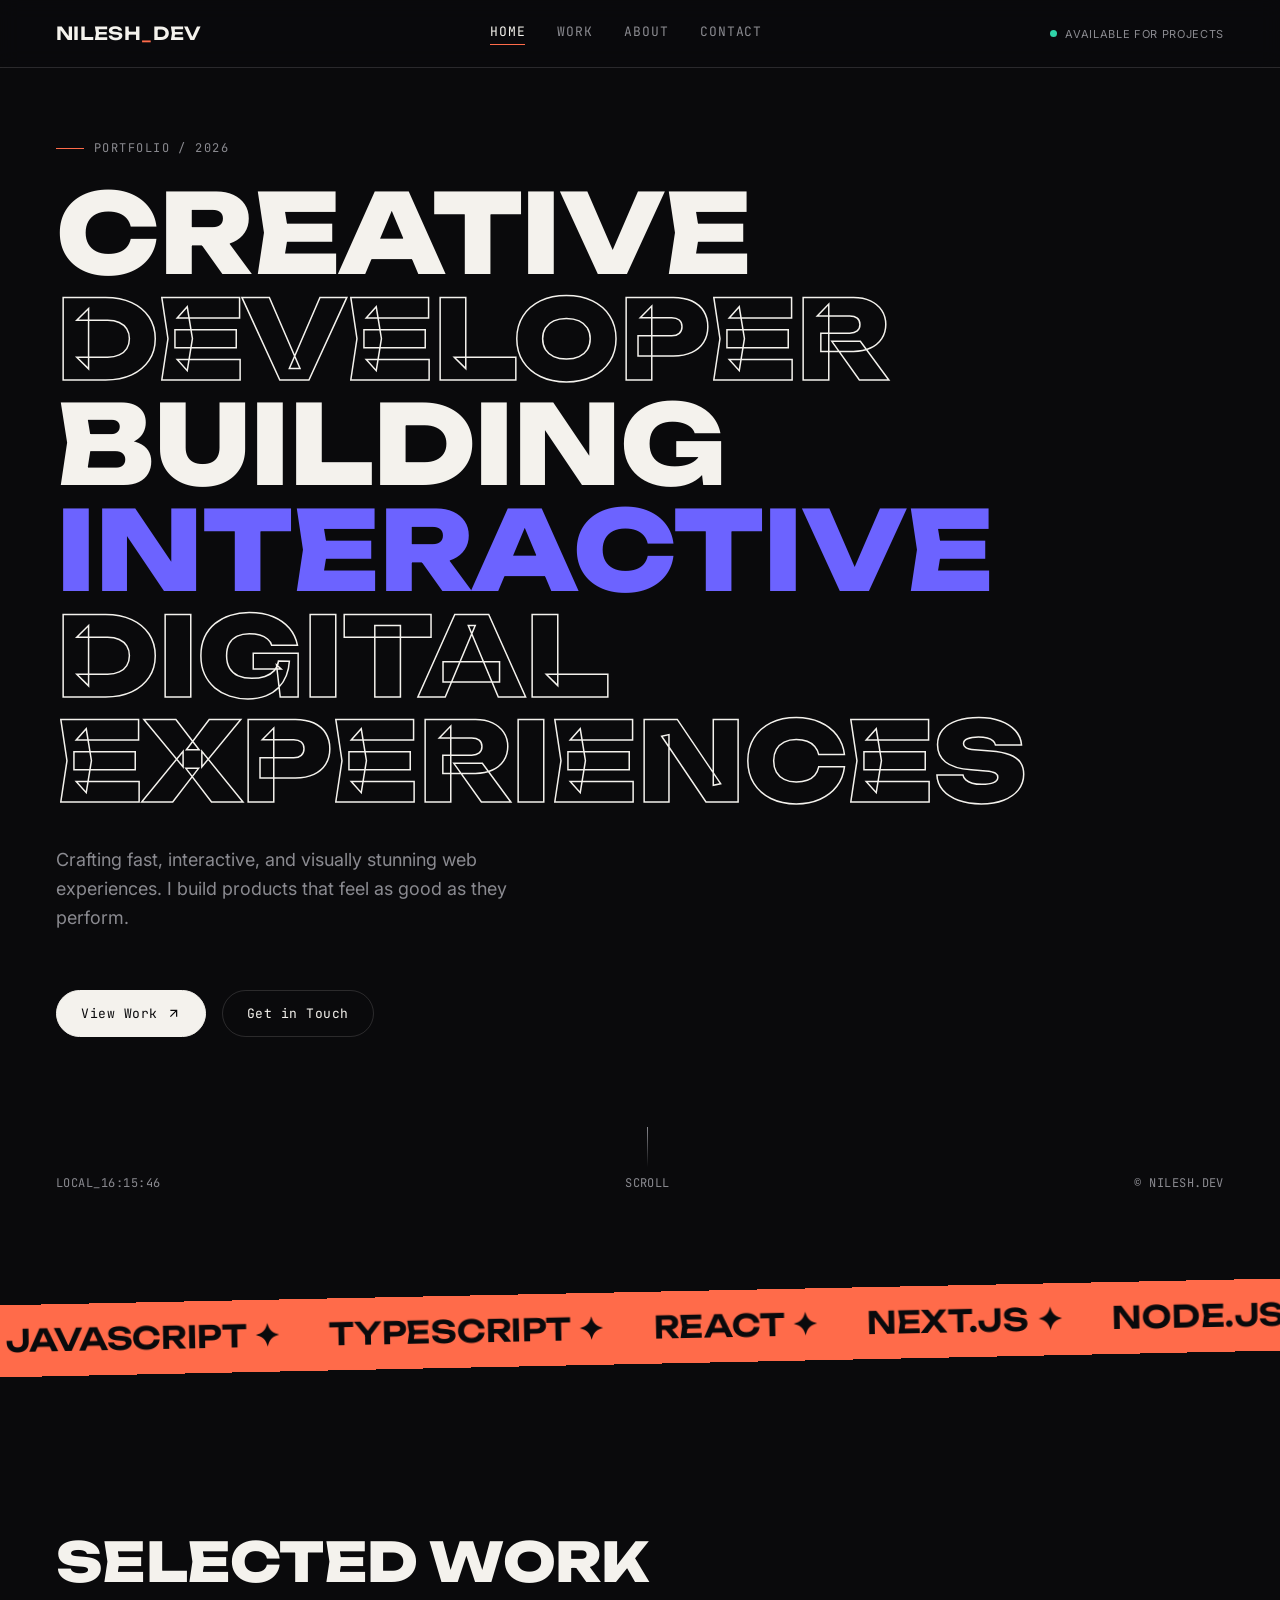
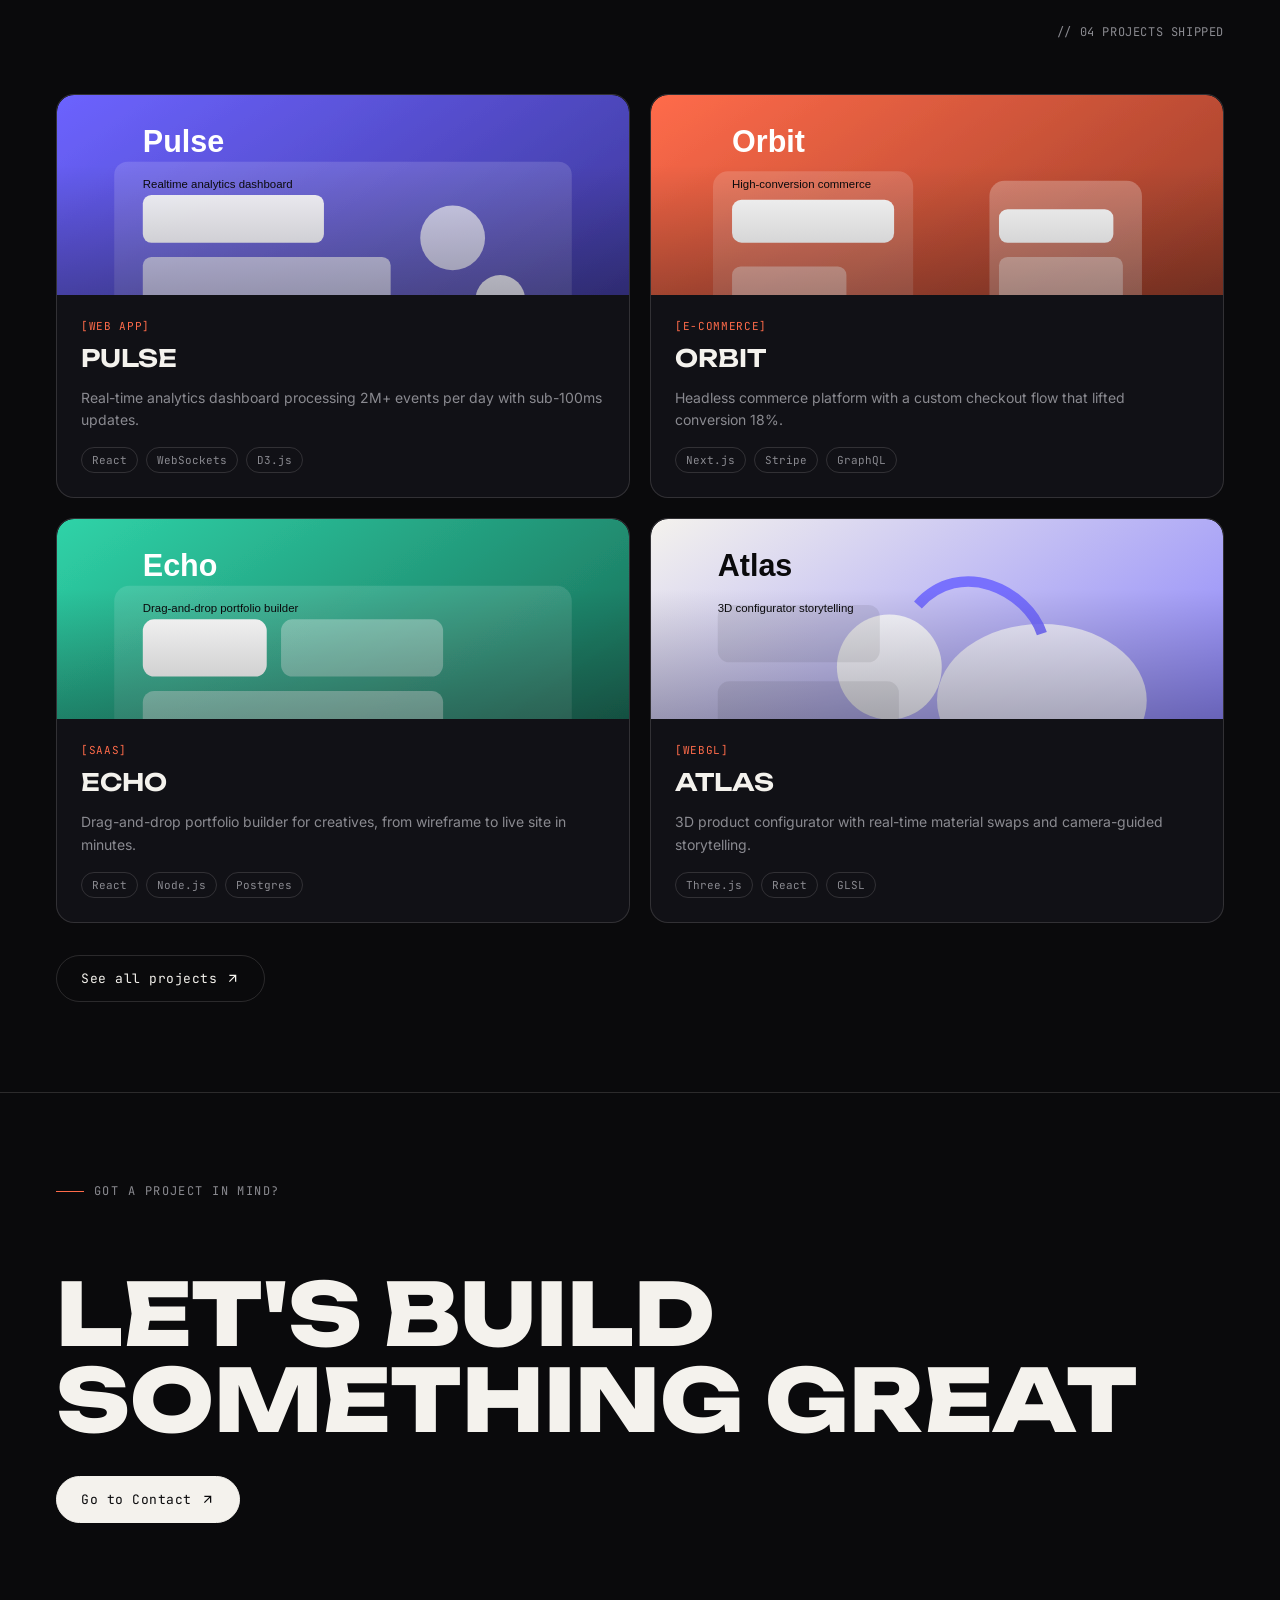
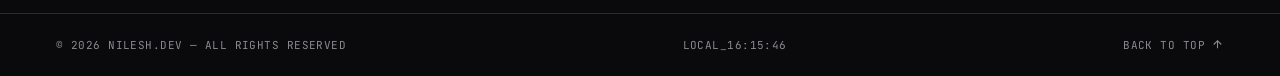
<file: index.html>
<!DOCTYPE html>
<html lang="en">
<head>
<meta charset="UTF-8" />
<meta name="viewport" content="width=device-width, initial-scale=1, shrink-to-fit=no" />
<title>Nilesh.dev — Creative Developer</title>
<meta name="description" content="Crafting fast, interactive, and visually stunning web experiences." />
<link rel="stylesheet" href="style.css" />
</head>
<body>

<nav class="nav">
  <div class="logo display">NILESH<span class="cursor mono">_</span>DEV</div>
  <div class="navlinks mono">
    <a href="index.html" class="current">Home</a>
    <a href="work.html">Work</a>
    <a href="about.html">About</a>
    <a href="contact.html">Contact</a>
  </div>
  <div class="nav-right">
    <div class="status"><span class="dot"></span>AVAILABLE FOR PROJECTS</div>
    <button class="menu-btn" data-menu-btn aria-label="Open menu"><span></span><span></span><span></span></button>
  </div>
</nav>

<div class="overlay" data-overlay>
  <div class="overlay-links display">
    <a href="index.html" class="current">Home</a>
    <a href="work.html">Work</a>
    <a href="about.html">About</a>
    <a href="contact.html">Contact</a>
  </div>
  <div class="overlay-foot">
    <a class="social-btn icon-btn" href="https://github.com/nilesh10mahale" target="_blank" rel="noopener" aria-label="GitHub">
      <svg width="18" height="18" viewBox="0 0 24 24" fill="none" stroke="currentColor" stroke-width="1.8"><path d="M12 2C6.48 2 2 6.58 2 12.25c0 4.53 2.87 8.37 6.84 9.73.5.1.68-.22.68-.49v-1.7c-2.78.62-3.37-1.37-3.37-1.37-.46-1.2-1.11-1.52-1.11-1.52-.91-.64.07-.62.07-.62 1 .07 1.53 1.06 1.53 1.06.9 1.58 2.34 1.12 2.91.86.09-.67.35-1.12.64-1.38-2.22-.26-4.56-1.14-4.56-5.06 0-1.12.39-2.03 1.03-2.75-.1-.26-.45-1.32.1-2.75 0 0 .84-.28 2.75 1.05a9.3 9.3 0 0 1 5 0c1.9-1.33 2.75-1.05 2.75-1.05.55 1.43.2 2.49.1 2.75.64.72 1.03 1.63 1.03 2.75 0 3.93-2.34 4.79-4.57 5.05.36.32.68.94.68 1.9v2.82c0 .27.18.6.69.49A10.02 10.02 0 0 0 22 12.25C22 6.58 17.52 2 12 2Z"/></svg>
    </a>
    <a class="social-btn icon-btn" href="mailto:nileshmahale707@gmail.com" aria-label="Email">
      <svg width="18" height="18" viewBox="0 0 24 24" fill="none" stroke="currentColor" stroke-width="1.8"><path d="M4 4h16v16H4z"/><path d="m4 6 8 7 8-7"/></svg>
    </a>
    <span class="mono" data-clock style="color: var(--muted); font-size: 12px;"></span>
  </div>
</div>

<header class="hero">
  <div class="eyebrow mono"><span class="bar"></span>PORTFOLIO / 2026</div>
  <h1 class="headline display">
    <span class="line">CREATIVE</span>
    <span class="line outline">DEVELOPER</span>
    <span class="line">BUILDING <span class="fill-accent">INTERACTIVE</span></span>
    <span class="line outline">DIGITAL EXPERIENCES</span>
  </h1>
  <p class="hero-sub">Crafting fast, interactive, and visually stunning web experiences. I build products that feel as good as they perform.</p>
  <div class="hero-cta">
    <a href="work.html" class="btn primary">View Work
      <svg width="15" height="15" viewBox="0 0 24 24" fill="none" stroke="currentColor" stroke-width="2"><path d="M7 17 17 7M7 7h10v10"/></svg>
    </a>
    <a href="contact.html" class="btn">Get in Touch</a>
  </div>
  <div class="hero-foot">
    <span class="mono" data-clock></span>
    <div class="scrollcue"><span class="line-anim"></span><span>SCROLL</span></div>
    <span>© NILESH.DEV</span>
  </div>
</header>

<div class="marquee-wrap">
  <div class="marquee" id="marquee"></div>
</div>

<section class="section">
  <div class="section-head">
    <h2 class="section-title display reveal">Selected Work</h2>
    <span class="section-note reveal">// 04 PROJECTS SHIPPED</span>
  </div>
  <div class="grid" id="work-preview"></div>
  <div style="margin-top: 32px;">
    <a href="work.html" class="btn reveal">See all projects
      <svg width="15" height="15" viewBox="0 0 24 24" fill="none" stroke="currentColor" stroke-width="2"><path d="M7 17 17 7M7 7h10v10"/></svg>
    </a>
  </div>
</section>

<section class="section" style="text-align:left;">
  <div class="eyebrow mono reveal"><span class="bar"></span>GOT A PROJECT IN MIND?</div>
  <h2 class="contact-title display reveal">Let's Build<br />Something Great</h2>
  <a href="contact.html" class="btn primary reveal">Go to Contact
    <svg width="15" height="15" viewBox="0 0 24 24" fill="none" stroke="currentColor" stroke-width="2"><path d="M7 17 17 7M7 7h10v10"/></svg>
  </a>
</section>

<div class="footbar">
  <span>© 2026 NILESH.DEV — ALL RIGHTS RESERVED</span>
  <span class="mono" data-clock></span>
  <a href="#" class="totop mono" data-totop>BACK TO TOP
    <svg width="13" height="13" viewBox="0 0 24 24" fill="none" stroke="currentColor" stroke-width="2"><path d="M12 19V5M5 12l7-7 7 7"/></svg>
  </a>
</div>

<script>
const STACK = ["JavaScript","TypeScript","React","Next.js","Node.js","Three.js","GraphQL","Tailwind","Framer Motion","PostgreSQL"];
document.getElementById('marquee').innerHTML = [...STACK, ...STACK].map(s => `<span>${s} ✦</span>`).join('');

const PROJECTS = [
  { slug: "pulse", tag: "WEB APP", title: "Pulse", desc: "Real-time analytics dashboard processing 2M+ events per day with sub-100ms updates.", stack: ["React","WebSockets","D3.js"], gradient: "linear-gradient(135deg, #6C63FF 0%, #2E2A78 100%)", image: "pulse-card.svg" },
  { slug: "orbit", tag: "E-COMMERCE", title: "Orbit", desc: "Headless commerce platform with a custom checkout flow that lifted conversion 18%.", stack: ["Next.js","Stripe","GraphQL"], gradient: "linear-gradient(135deg, #FF6B4A 0%, #7A2E1E 100%)", image: "orbit-card.svg" },
  { slug: "echo", tag: "SAAS", title: "Echo", desc: "Drag-and-drop portfolio builder for creatives, from wireframe to live site in minutes.", stack: ["React","Node.js","Postgres"], gradient: "linear-gradient(135deg, #2FD3A8 0%, #124A3C 100%)", image: "echo-card.svg" },
  { slug: "atlas", tag: "WEBGL", title: "Atlas", desc: "3D product configurator with real-time material swaps and camera-guided storytelling.", stack: ["Three.js","React","GLSL"], gradient: "linear-gradient(135deg, #F4F2ED 0%, #6C63FF 100%)", image: "atlas-card.svg" }
];
document.getElementById('work-preview').innerHTML = PROJECTS.map(p => `
  <a href="${p.slug}.html" class="card reveal">
    <div class="card-thumb">
      <img src="${p.image}" alt="${p.title} project preview" />
      <div class="card-arrow"><svg width="18" height="18" viewBox="0 0 24 24" fill="none" stroke="#F4F2ED" stroke-width="2"><path d="M7 17 17 7M7 7h10v10"/></svg></div>
    </div>
    <div class="card-body">
      <span class="card-tag mono">[${p.tag}]</span>
      <div class="card-title display">${p.title}</div>
      <p class="card-desc">${p.desc}</p>
      <div class="card-stack">${p.stack.map(s => `<span class="chip mono">${s}</span>`).join('')}</div>
    </div>
  </a>
`).join('');
</script>
<script src="script.js"></script>
</body>
</html>
</file>
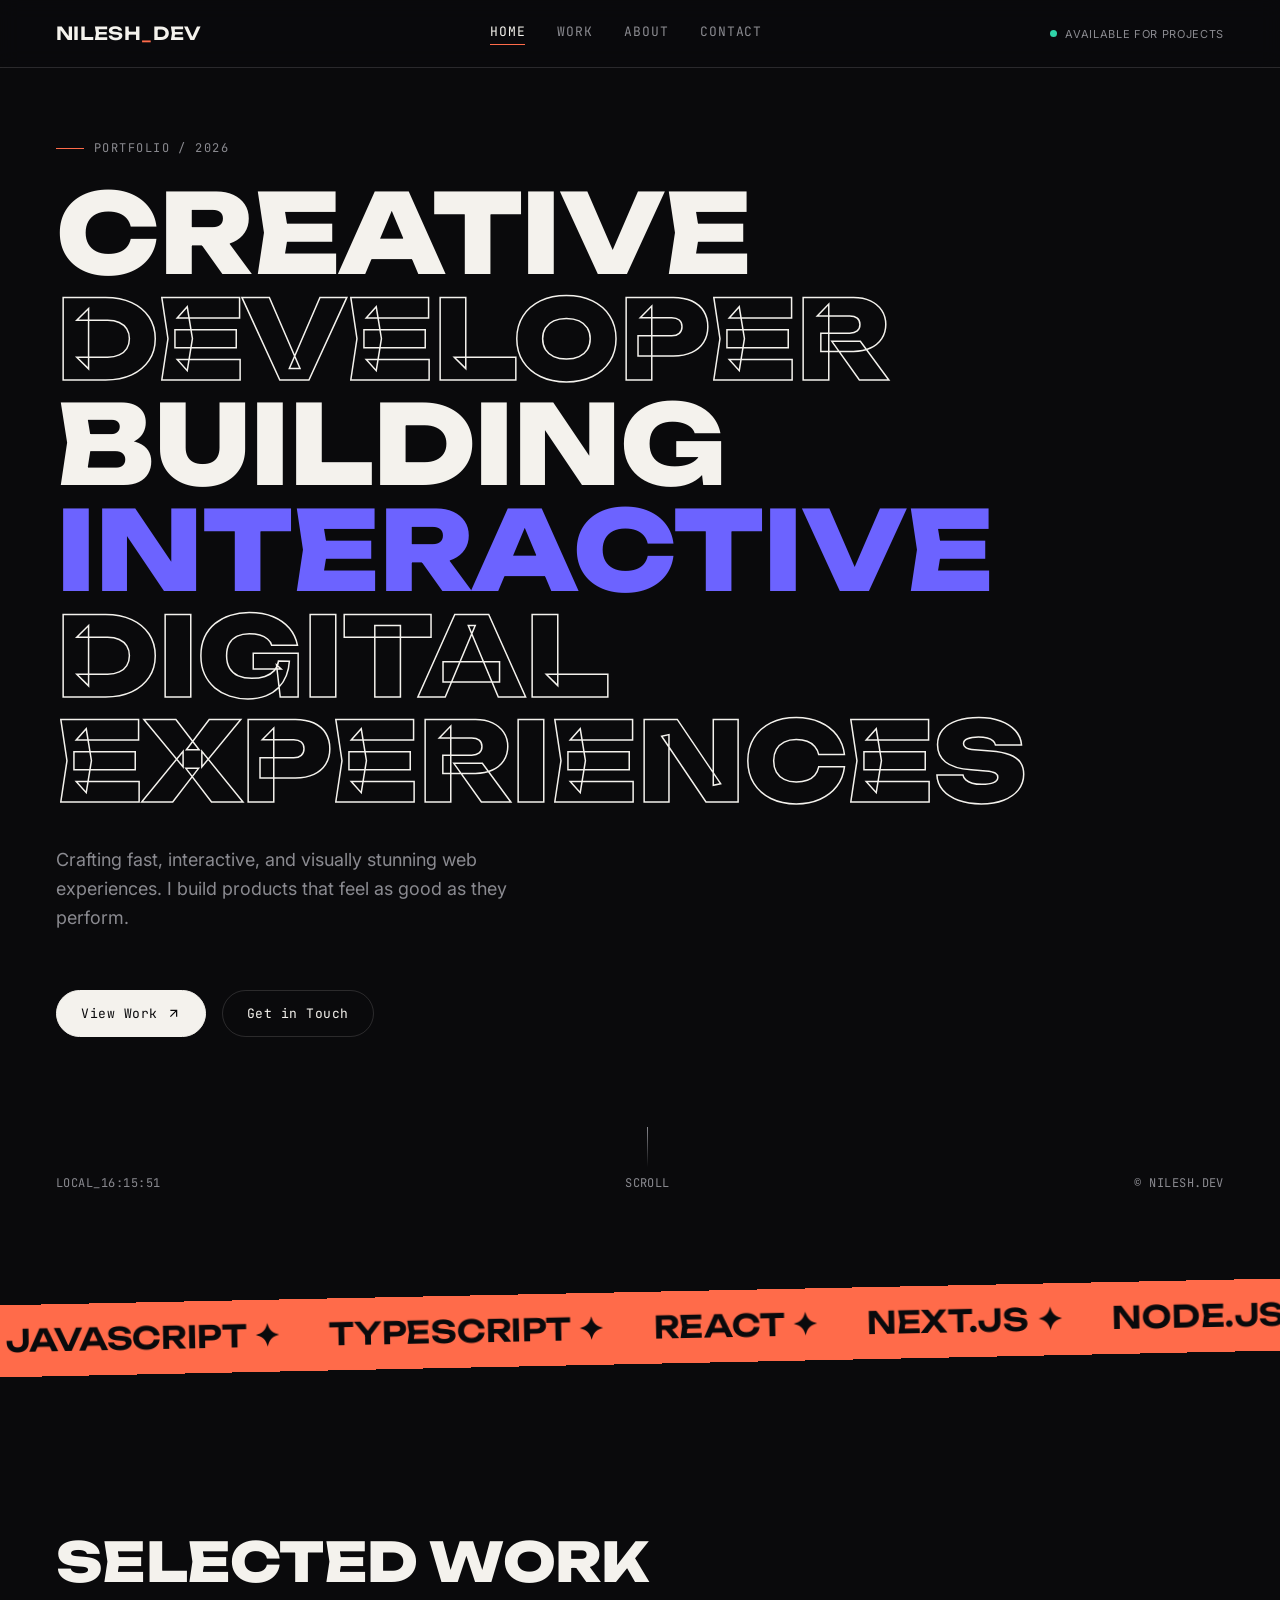
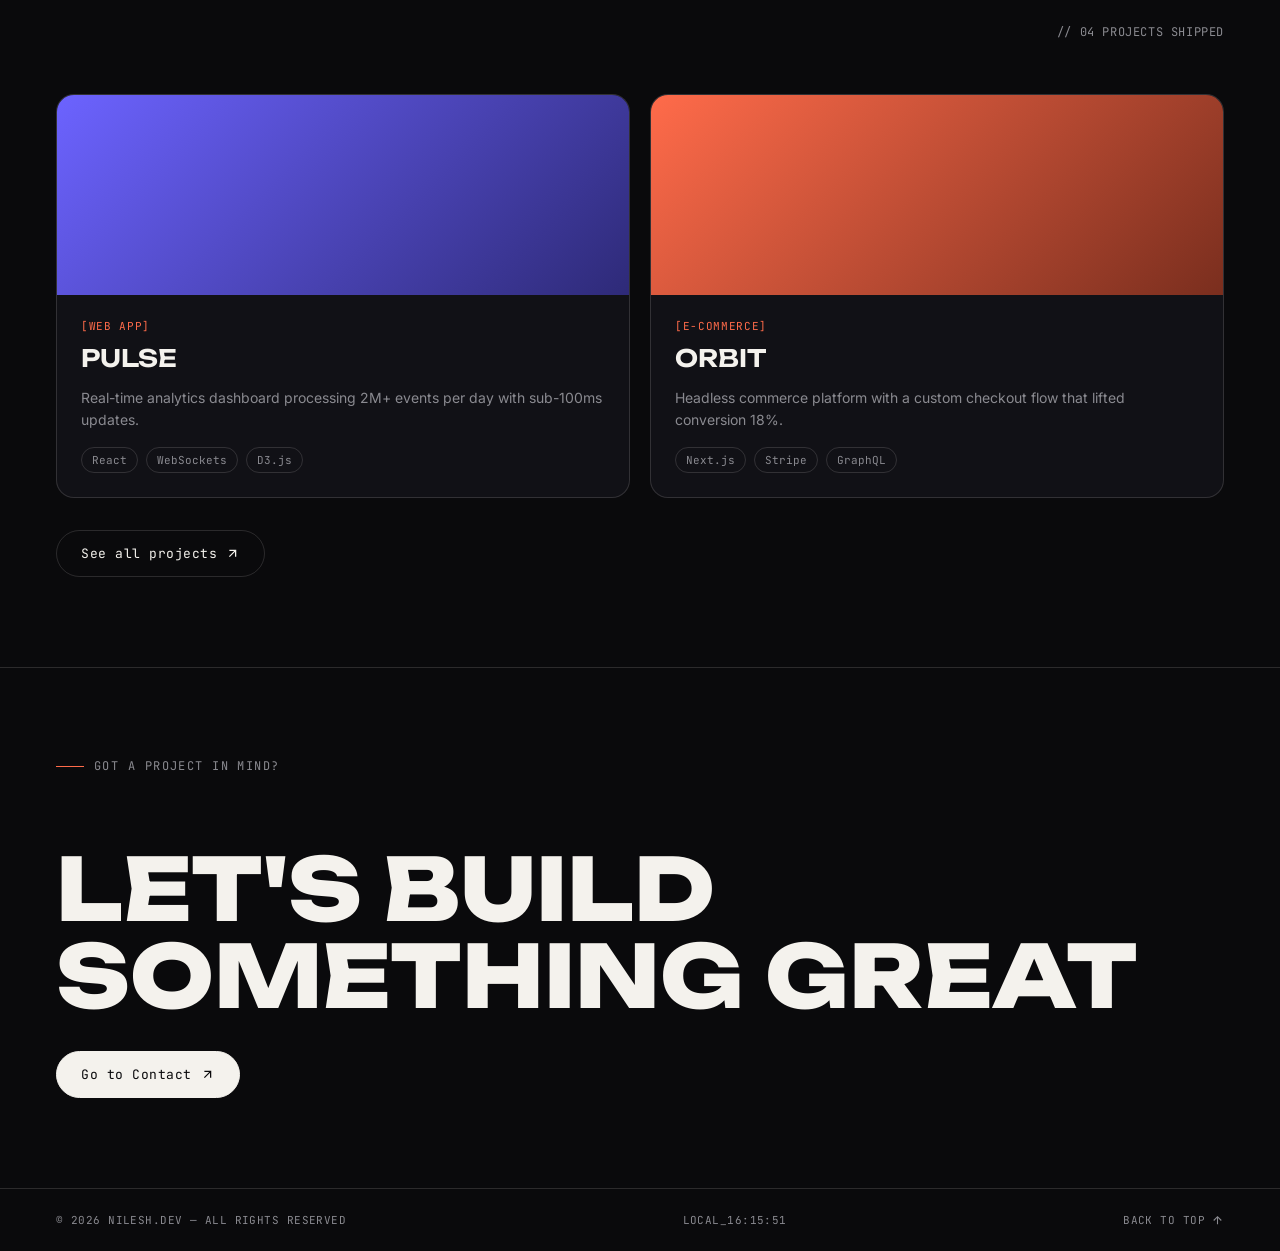
<file: nilesh-portfolio/index.html>
<!DOCTYPE html>
<html lang="en">
<head>
<meta charset="UTF-8" />
<meta name="viewport" content="width=device-width, initial-scale=1, shrink-to-fit=no" />
<title>Nilesh.dev — Creative Developer</title>
<meta name="description" content="Crafting fast, interactive, and visually stunning web experiences." />
<link rel="stylesheet" href="style.css" />
</head>
<body>

<nav class="nav">
  <div class="logo display">NILESH<span class="cursor mono">_</span>DEV</div>
  <div class="navlinks mono">
    <a href="index.html" class="current">Home</a>
    <a href="work.html">Work</a>
    <a href="about.html">About</a>
    <a href="contact.html">Contact</a>
  </div>
  <div class="nav-right">
    <div class="status"><span class="dot"></span>AVAILABLE FOR PROJECTS</div>
    <button class="menu-btn" data-menu-btn aria-label="Open menu"><span></span><span></span><span></span></button>
  </div>
</nav>

<div class="overlay" data-overlay>
  <div class="overlay-links display">
    <a href="index.html" class="current">Home</a>
    <a href="work.html">Work</a>
    <a href="about.html">About</a>
    <a href="contact.html">Contact</a>
  </div>
  <div class="overlay-foot">
    <a class="social-btn icon-btn" href="https://github.com/nilesh10mahale" target="_blank" rel="noopener" aria-label="GitHub">
      <svg width="18" height="18" viewBox="0 0 24 24" fill="none" stroke="currentColor" stroke-width="1.8"><path d="M12 2C6.48 2 2 6.58 2 12.25c0 4.53 2.87 8.37 6.84 9.73.5.1.68-.22.68-.49v-1.7c-2.78.62-3.37-1.37-3.37-1.37-.46-1.2-1.11-1.52-1.11-1.52-.91-.64.07-.62.07-.62 1 .07 1.53 1.06 1.53 1.06.9 1.58 2.34 1.12 2.91.86.09-.67.35-1.12.64-1.38-2.22-.26-4.56-1.14-4.56-5.06 0-1.12.39-2.03 1.03-2.75-.1-.26-.45-1.32.1-2.75 0 0 .84-.28 2.75 1.05a9.3 9.3 0 0 1 5 0c1.9-1.33 2.75-1.05 2.75-1.05.55 1.43.2 2.49.1 2.75.64.72 1.03 1.63 1.03 2.75 0 3.93-2.34 4.79-4.57 5.05.36.32.68.94.68 1.9v2.82c0 .27.18.6.69.49A10.02 10.02 0 0 0 22 12.25C22 6.58 17.52 2 12 2Z"/></svg>
    </a>
    <a class="social-btn icon-btn" href="mailto:nileshmahale707@gmail.com" aria-label="Email">
      <svg width="18" height="18" viewBox="0 0 24 24" fill="none" stroke="currentColor" stroke-width="1.8"><path d="M4 4h16v16H4z"/><path d="m4 6 8 7 8-7"/></svg>
    </a>
    <span class="mono" data-clock style="color: var(--muted); font-size: 12px;"></span>
  </div>
</div>

<header class="hero">
  <div class="eyebrow mono"><span class="bar"></span>PORTFOLIO / 2026</div>
  <h1 class="headline display">
    <span class="line">CREATIVE</span>
    <span class="line outline">DEVELOPER</span>
    <span class="line">BUILDING <span class="fill-accent">INTERACTIVE</span></span>
    <span class="line outline">DIGITAL EXPERIENCES</span>
  </h1>
  <p class="hero-sub">Crafting fast, interactive, and visually stunning web experiences. I build products that feel as good as they perform.</p>
  <div class="hero-cta">
    <a href="work.html" class="btn primary">View Work
      <svg width="15" height="15" viewBox="0 0 24 24" fill="none" stroke="currentColor" stroke-width="2"><path d="M7 17 17 7M7 7h10v10"/></svg>
    </a>
    <a href="contact.html" class="btn">Get in Touch</a>
  </div>
  <div class="hero-foot">
    <span class="mono" data-clock></span>
    <div class="scrollcue"><span class="line-anim"></span><span>SCROLL</span></div>
    <span>© NILESH.DEV</span>
  </div>
</header>

<div class="marquee-wrap">
  <div class="marquee" id="marquee"></div>
</div>

<section class="section">
  <div class="section-head">
    <h2 class="section-title display reveal">Selected Work</h2>
    <span class="section-note reveal">// 04 PROJECTS SHIPPED</span>
  </div>
  <div class="grid" id="work-preview"></div>
  <div style="margin-top: 32px;">
    <a href="work.html" class="btn reveal">See all projects
      <svg width="15" height="15" viewBox="0 0 24 24" fill="none" stroke="currentColor" stroke-width="2"><path d="M7 17 17 7M7 7h10v10"/></svg>
    </a>
  </div>
</section>

<section class="section" style="text-align:left;">
  <div class="eyebrow mono reveal"><span class="bar"></span>GOT A PROJECT IN MIND?</div>
  <h2 class="contact-title display reveal">Let's Build<br />Something Great</h2>
  <a href="contact.html" class="btn primary reveal">Go to Contact
    <svg width="15" height="15" viewBox="0 0 24 24" fill="none" stroke="currentColor" stroke-width="2"><path d="M7 17 17 7M7 7h10v10"/></svg>
  </a>
</section>

<div class="footbar">
  <span>© 2026 NILESH.DEV — ALL RIGHTS RESERVED</span>
  <span class="mono" data-clock></span>
  <a href="#" class="totop mono" data-totop>BACK TO TOP
    <svg width="13" height="13" viewBox="0 0 24 24" fill="none" stroke="currentColor" stroke-width="2"><path d="M12 19V5M5 12l7-7 7 7"/></svg>
  </a>
</div>

<script>
const STACK = ["JavaScript","TypeScript","React","Next.js","Node.js","Three.js","GraphQL","Tailwind","Framer Motion","PostgreSQL"];
document.getElementById('marquee').innerHTML = [...STACK, ...STACK].map(s => `<span>${s} ✦</span>`).join('');

const PROJECTS = [
  { tag: "WEB APP", title: "Pulse", desc: "Real-time analytics dashboard processing 2M+ events per day with sub-100ms updates.", stack: ["React","WebSockets","D3.js"], gradient: "linear-gradient(135deg, #6C63FF 0%, #2E2A78 100%)" },
  { tag: "E-COMMERCE", title: "Orbit", desc: "Headless commerce platform with a custom checkout flow that lifted conversion 18%.", stack: ["Next.js","Stripe","GraphQL"], gradient: "linear-gradient(135deg, #FF6B4A 0%, #7A2E1E 100%)" }
];
document.getElementById('work-preview').innerHTML = PROJECTS.map(p => `
  <a href="work.html" class="card reveal">
    <div class="card-thumb" style="background:${p.gradient}">
      <div class="card-arrow"><svg width="18" height="18" viewBox="0 0 24 24" fill="none" stroke="#F4F2ED" stroke-width="2"><path d="M7 17 17 7M7 7h10v10"/></svg></div>
    </div>
    <div class="card-body">
      <span class="card-tag mono">[${p.tag}]</span>
      <div class="card-title display">${p.title}</div>
      <p class="card-desc">${p.desc}</p>
      <div class="card-stack">${p.stack.map(s => `<span class="chip mono">${s}</span>`).join('')}</div>
    </div>
  </a>
`).join('');
</script>
<script src="script.js"></script>
</body>
</html>
</file>
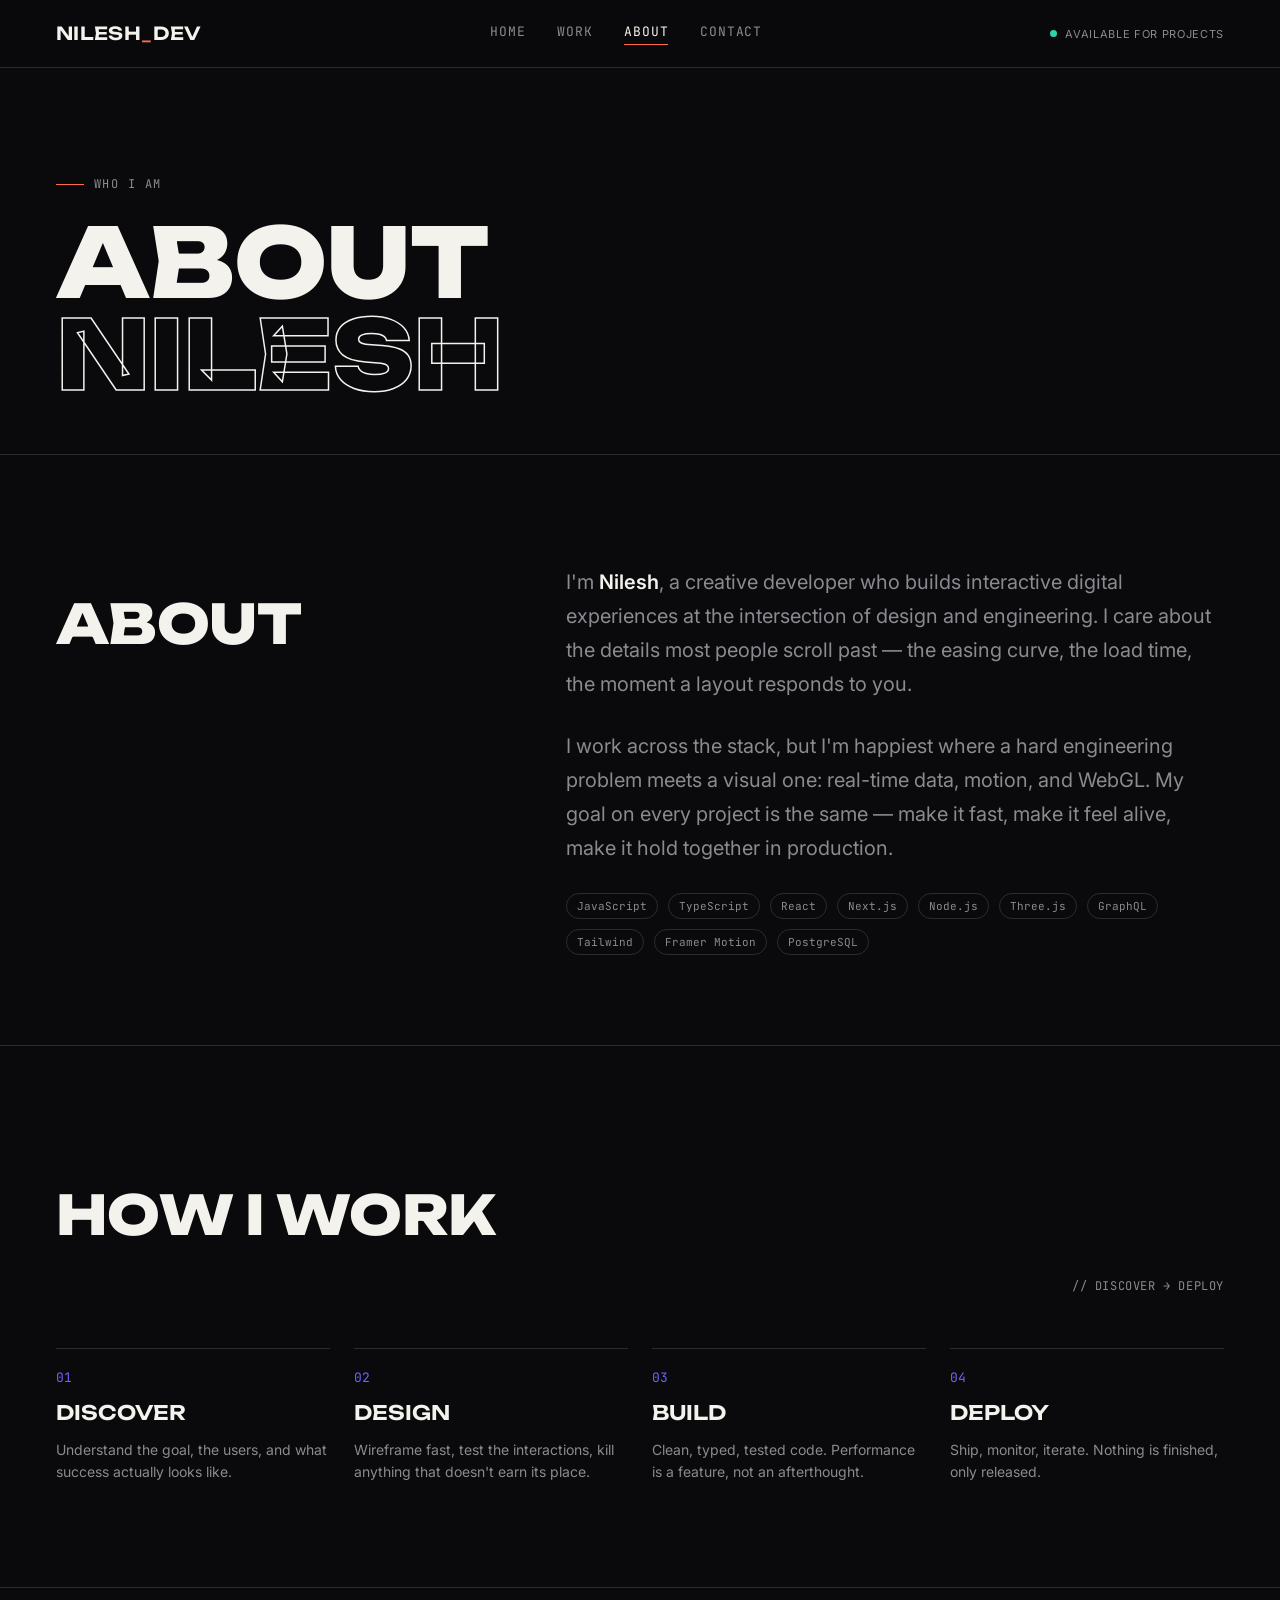
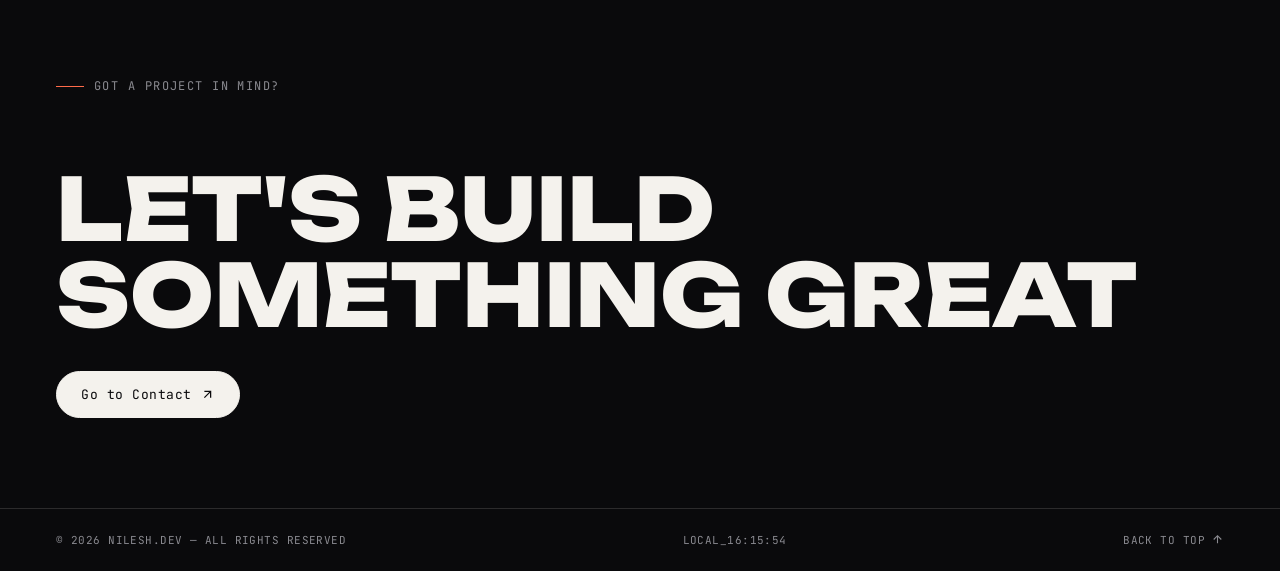
<file: about.html>
<!DOCTYPE html>
<html lang="en">
<head>
<meta charset="UTF-8" />
<meta name="viewport" content="width=device-width, initial-scale=1, shrink-to-fit=no" />
<title>About — Nilesh.dev</title>
<meta name="description" content="Creative developer building interactive digital experiences." />
<link rel="stylesheet" href="style.css" />
</head>
<body>

<nav class="nav">
  <div class="logo display">NILESH<span class="cursor mono">_</span>DEV</div>
  <div class="navlinks mono">
    <a href="index.html">Home</a>
    <a href="work.html">Work</a>
    <a href="about.html" class="current">About</a>
    <a href="contact.html">Contact</a>
  </div>
  <div class="nav-right">
    <div class="status"><span class="dot"></span>AVAILABLE FOR PROJECTS</div>
    <button class="menu-btn" data-menu-btn aria-label="Open menu"><span></span><span></span><span></span></button>
  </div>
</nav>

<div class="overlay" data-overlay>
  <div class="overlay-links display">
    <a href="index.html">Home</a>
    <a href="work.html">Work</a>
    <a href="about.html" class="current">About</a>
    <a href="contact.html">Contact</a>
  </div>
  <div class="overlay-foot">
    <a class="social-btn icon-btn" href="https://github.com/nilesh10mahale" target="_blank" rel="noopener" aria-label="GitHub">
      <svg width="18" height="18" viewBox="0 0 24 24" fill="none" stroke="currentColor" stroke-width="1.8"><path d="M12 2C6.48 2 2 6.58 2 12.25c0 4.53 2.87 8.37 6.84 9.73.5.1.68-.22.68-.49v-1.7c-2.78.62-3.37-1.37-3.37-1.37-.46-1.2-1.11-1.52-1.11-1.52-.91-.64.07-.62.07-.62 1 .07 1.53 1.06 1.53 1.06.9 1.58 2.34 1.12 2.91.86.09-.67.35-1.12.64-1.38-2.22-.26-4.56-1.14-4.56-5.06 0-1.12.39-2.03 1.03-2.75-.1-.26-.45-1.32.1-2.75 0 0 .84-.28 2.75 1.05a9.3 9.3 0 0 1 5 0c1.9-1.33 2.75-1.05 2.75-1.05.55 1.43.2 2.49.1 2.75.64.72 1.03 1.63 1.03 2.75 0 3.93-2.34 4.79-4.57 5.05.36.32.68.94.68 1.9v2.82c0 .27.18.6.69.49A10.02 10.02 0 0 0 22 12.25C22 6.58 17.52 2 12 2Z"/></svg>
    </a>
    <a class="social-btn icon-btn" href="mailto:nileshmahale707@gmail.com" aria-label="Email">
      <svg width="18" height="18" viewBox="0 0 24 24" fill="none" stroke="currentColor" stroke-width="1.8"><path d="M4 4h16v16H4z"/><path d="m4 6 8 7 8-7"/></svg>
    </a>
    <span class="mono" data-clock style="color: var(--muted); font-size: 12px;"></span>
  </div>
</div>

<header class="page-hero">
  <div class="eyebrow mono"><span class="bar"></span>WHO I AM</div>
  <h1 class="page-title display">ABOUT<br /><span class="outline">NILESH</span></h1>
</header>

<section class="section">
  <div class="about">
    <h2 class="section-title display reveal">About</h2>
    <div>
      <p class="about-bio reveal">
        I'm <strong>Nilesh</strong>, a creative developer who builds interactive digital
        experiences at the intersection of design and engineering. I care about the details
        most people scroll past — the easing curve, the load time, the moment a layout
        responds to you.
      </p>
      <p class="about-bio reveal">
        I work across the stack, but I'm happiest where a hard engineering problem meets a
        visual one: real-time data, motion, and WebGL. My goal on every project is the same —
        make it fast, make it feel alive, make it hold together in production.
      </p>
      <div class="skills reveal" id="skills"></div>
    </div>
  </div>
</section>

<section class="section">
  <div class="section-head">
    <h2 class="section-title display reveal">How I Work</h2>
    <span class="section-note reveal">// DISCOVER → DEPLOY</span>
  </div>
  <div class="process" id="process"></div>
</section>

<section class="section" style="text-align:left;">
  <div class="eyebrow mono reveal"><span class="bar"></span>GOT A PROJECT IN MIND?</div>
  <h2 class="contact-title display reveal">Let's Build<br />Something Great</h2>
  <a href="contact.html" class="btn primary reveal">Go to Contact
    <svg width="15" height="15" viewBox="0 0 24 24" fill="none" stroke="currentColor" stroke-width="2"><path d="M7 17 17 7M7 7h10v10"/></svg>
  </a>
</section>

<div class="footbar">
  <span>© 2026 NILESH.DEV — ALL RIGHTS RESERVED</span>
  <span class="mono" data-clock></span>
  <a href="#" class="totop mono" data-totop>BACK TO TOP
    <svg width="13" height="13" viewBox="0 0 24 24" fill="none" stroke="currentColor" stroke-width="2"><path d="M12 19V5M5 12l7-7 7 7"/></svg>
  </a>
</div>

<script>
const STACK = ["JavaScript","TypeScript","React","Next.js","Node.js","Three.js","GraphQL","Tailwind","Framer Motion","PostgreSQL"];
document.getElementById('skills').innerHTML = STACK.map(s => `<span class="chip mono">${s}</span>`).join('');

const PROCESS = [
  { n: "01", title: "Discover", desc: "Understand the goal, the users, and what success actually looks like." },
  { n: "02", title: "Design", desc: "Wireframe fast, test the interactions, kill anything that doesn't earn its place." },
  { n: "03", title: "Build", desc: "Clean, typed, tested code. Performance is a feature, not an afterthought." },
  { n: "04", title: "Deploy", desc: "Ship, monitor, iterate. Nothing is finished, only released." }
];
document.getElementById('process').innerHTML = PROCESS.map(s => `
  <div class="process-item reveal">
    <span class="process-n mono">${s.n}</span>
    <div class="process-title display">${s.title}</div>
    <p class="process-desc">${s.desc}</p>
  </div>
`).join('');
</script>
<script src="script.js"></script>
</body>
</html>
</file>
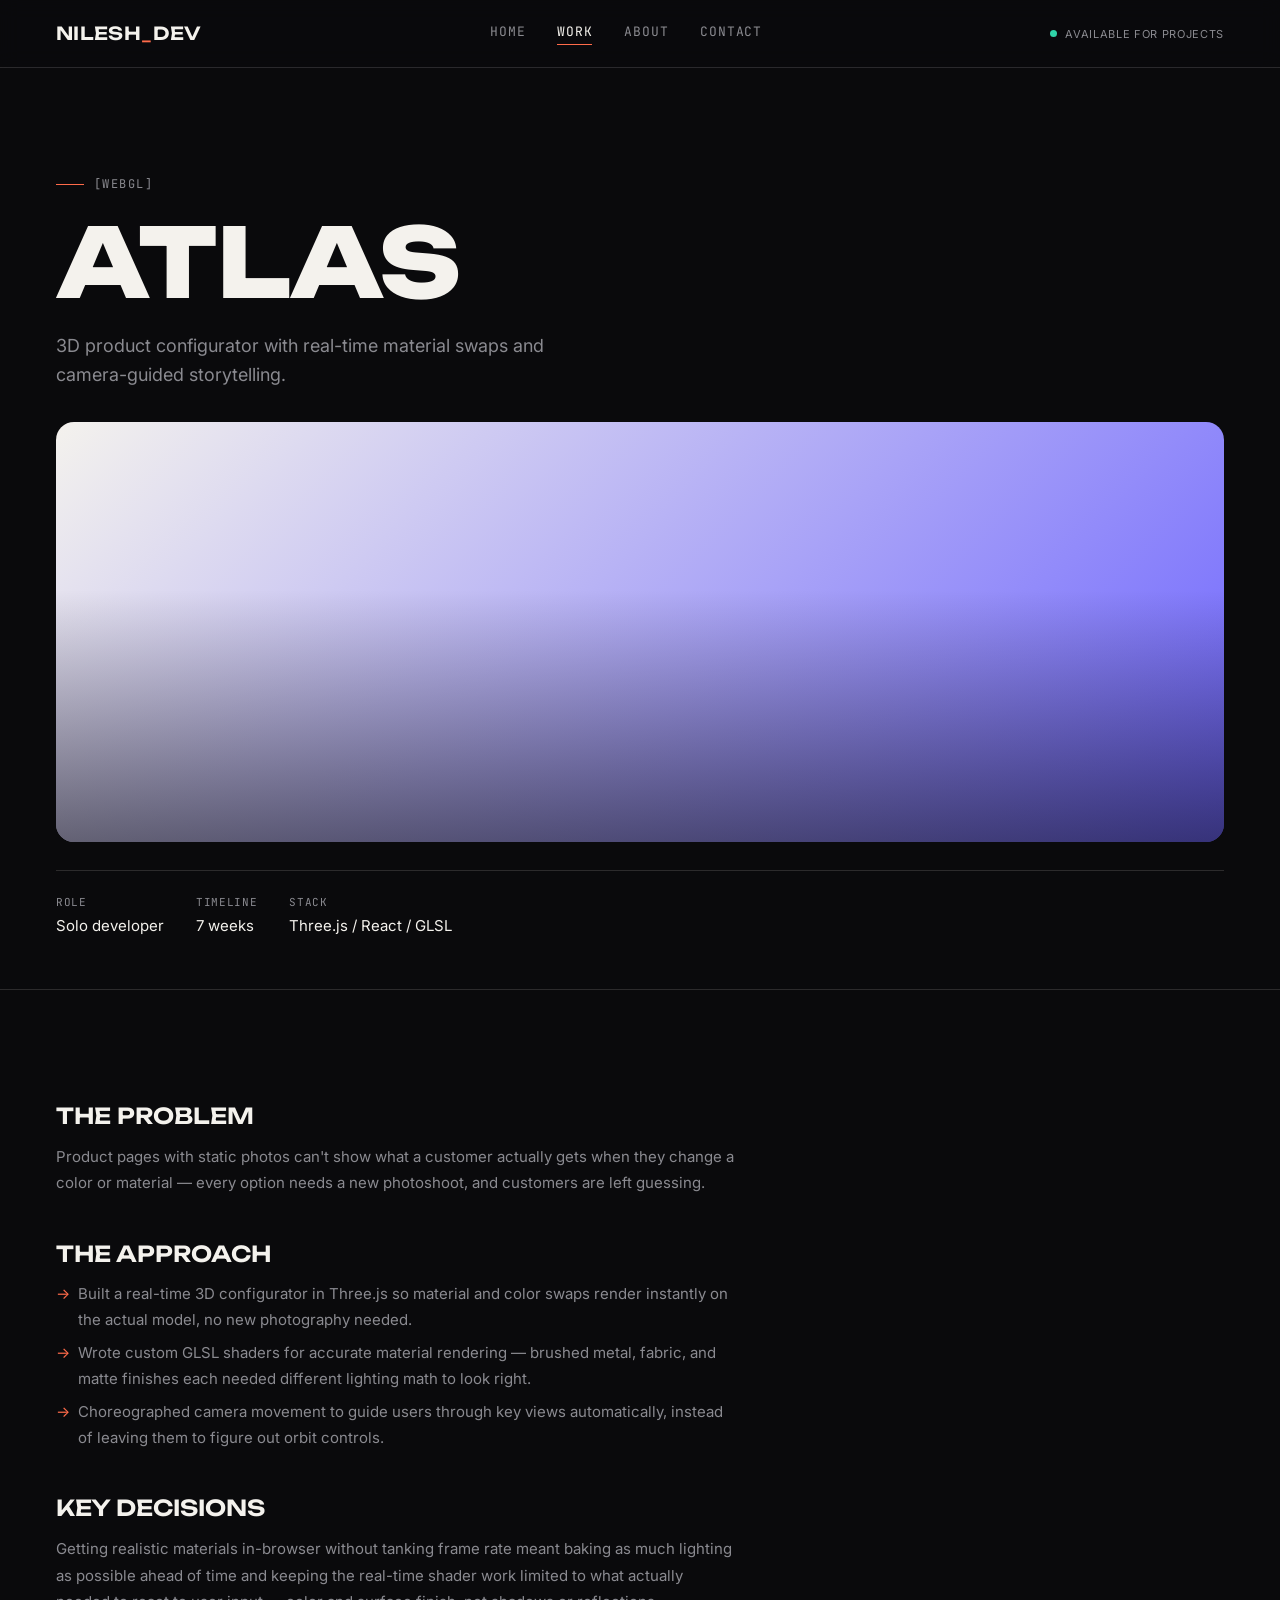
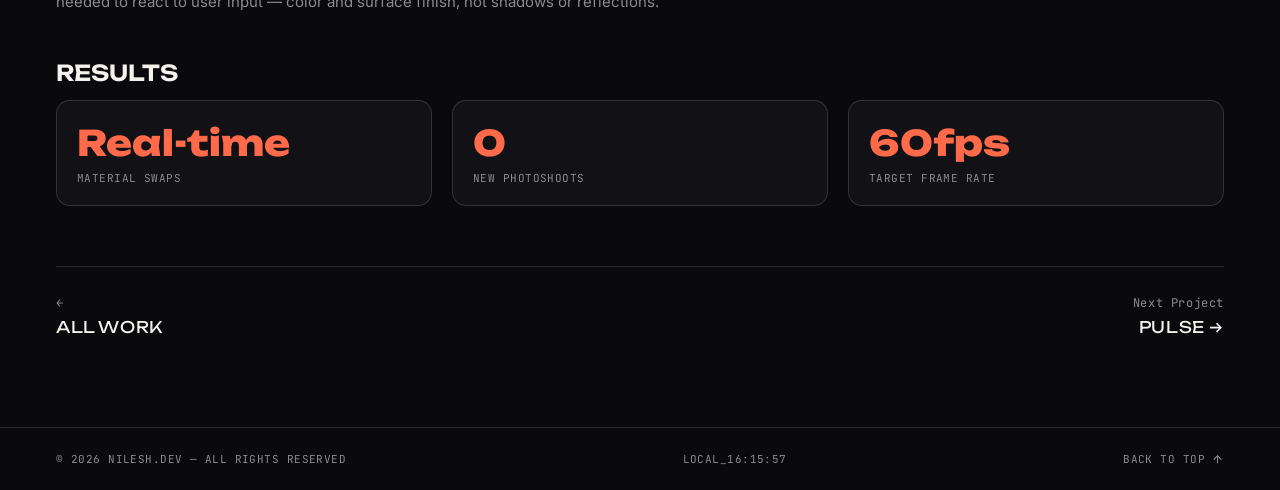
<file: atlas.html>
<!-- PLACEHOLDER CONTENT: this case study is a concept write-up generated for template/demo purposes since no real project details were provided yet. Replace the problem/approach/stats below with your real project before publishing. -->
<!DOCTYPE html>
<html lang="en">
<head>
<meta charset="UTF-8" />
<meta name="viewport" content="width=device-width, initial-scale=1, shrink-to-fit=no" />
<title>Atlas — Nilesh.dev</title>
<meta name="description" content="3D product configurator with real-time material swaps and camera-guided storytelling." />
<link rel="stylesheet" href="style.css" />
</head>
<body>

<nav class="nav">
  <div class="logo display">NILESH<span class="cursor mono">_</span>DEV</div>
  <div class="navlinks mono">
    <a href="index.html">Home</a>
    <a href="work.html" class="current">Work</a>
    <a href="about.html">About</a>
    <a href="contact.html">Contact</a>
  </div>
  <div class="nav-right">
    <div class="status"><span class="dot"></span>AVAILABLE FOR PROJECTS</div>
    <button class="menu-btn" data-menu-btn aria-label="Open menu"><span></span><span></span><span></span></button>
  </div>
</nav>

<div class="overlay" data-overlay>
  <div class="overlay-links display">
    <a href="index.html">Home</a>
    <a href="work.html" class="current">Work</a>
    <a href="about.html">About</a>
    <a href="contact.html">Contact</a>
  </div>
  <div class="overlay-foot">
    <a class="social-btn icon-btn" href="https://github.com/nilesh10mahale" target="_blank" rel="noopener" aria-label="GitHub">
      <svg width="18" height="18" viewBox="0 0 24 24" fill="none" stroke="currentColor" stroke-width="1.8"><path d="M12 2C6.48 2 2 6.58 2 12.25c0 4.53 2.87 8.37 6.84 9.73.5.1.68-.22.68-.49v-1.7c-2.78.62-3.37-1.37-3.37-1.37-.46-1.2-1.11-1.52-1.11-1.52-.91-.64.07-.62.07-.62 1 .07 1.53 1.06 1.53 1.06.9 1.58 2.34 1.12 2.91.86.09-.67.35-1.12.64-1.38-2.22-.26-4.56-1.14-4.56-5.06 0-1.12.39-2.03 1.03-2.75-.1-.26-.45-1.32.1-2.75 0 0 .84-.28 2.75 1.05a9.3 9.3 0 0 1 5 0c1.9-1.33 2.75-1.05 2.75-1.05.55 1.43.2 2.49.1 2.75.64.72 1.03 1.63 1.03 2.75 0 3.93-2.34 4.79-4.57 5.05.36.32.68.94.68 1.9v2.82c0 .27.18.6.69.49A10.02 10.02 0 0 0 22 12.25C22 6.58 17.52 2 12 2Z"/></svg>
    </a>
    <a class="social-btn icon-btn" href="mailto:nileshmahale707@gmail.com" aria-label="Email">
      <svg width="18" height="18" viewBox="0 0 24 24" fill="none" stroke="currentColor" stroke-width="1.8"><path d="M4 4h16v16H4z"/><path d="m4 6 8 7 8-7"/></svg>
    </a>
    <span class="mono" data-clock style="color: var(--muted); font-size: 12px;"></span>
  </div>
</div>

<header class="page-hero">
  <div class="eyebrow mono"><span class="bar"></span>[WEBGL]</div>
  <h1 class="page-title display">ATLAS</h1>
  <p class="page-sub">3D product configurator with real-time material swaps and camera-guided storytelling.</p>

  <div class="case-hero-thumb" style="background:linear-gradient(135deg, #F4F2ED 0%, #6C63FF 100%)"></div>

  <div class="case-meta">
    <div class="case-meta-item"><span class="k mono">ROLE</span><span class="v">Solo developer</span></div>
    <div class="case-meta-item"><span class="k mono">TIMELINE</span><span class="v">7 weeks</span></div>
    <div class="case-meta-item"><span class="k mono">STACK</span><span class="v">Three.js / React / GLSL</span></div>
  </div>
</header>

<section class="section" style="text-align:left;">
  <div class="case-block reveal">
    <h3>The Problem</h3>
    <p>Product pages with static photos can't show what a customer actually gets when they change a color or material — every option needs a new photoshoot, and customers are left guessing.</p>
  </div>

  <div class="case-block reveal">
    <h3>The Approach</h3>
    <ul>
      <li>Built a real-time 3D configurator in Three.js so material and color swaps render instantly on the actual model, no new photography needed.</li>
      <li>Wrote custom GLSL shaders for accurate material rendering — brushed metal, fabric, and matte finishes each needed different lighting math to look right.</li>
      <li>Choreographed camera movement to guide users through key views automatically, instead of leaving them to figure out orbit controls.</li>
    </ul>
  </div>

  <div class="case-block reveal">
    <h3>Key Decisions</h3>
    <p>Getting realistic materials in-browser without tanking frame rate meant baking as much lighting as possible ahead of time and keeping the real-time shader work limited to what actually needed to react to user input — color and surface finish, not shadows or reflections.</p>
  </div>

  <div class="case-block reveal">
    <h3>Results</h3>
    <div class="case-stats">
      <div class="case-stat"><span class="num display">Real-time</span><span class="label">MATERIAL SWAPS</span></div>
      <div class="case-stat"><span class="num display">0</span><span class="label">NEW PHOTOSHOOTS</span></div>
      <div class="case-stat"><span class="num display">60fps</span><span class="label">TARGET FRAME RATE</span></div>
    </div>
  </div>

  <div class="case-nav">
    <a href="work.html">← <span>All Work</span></a>
    <a href="pulse.html" class="next">Next Project<span>Pulse →</span></a>
  </div>
</section>

<div class="footbar">
  <span>© 2026 NILESH.DEV — ALL RIGHTS RESERVED</span>
  <span class="mono" data-clock></span>
  <a href="#" class="totop mono" data-totop>BACK TO TOP
    <svg width="13" height="13" viewBox="0 0 24 24" fill="none" stroke="currentColor" stroke-width="2"><path d="M12 19V5M5 12l7-7 7 7"/></svg>
  </a>
</div>

<script src="script.js"></script>
</body>
</html>
</file>
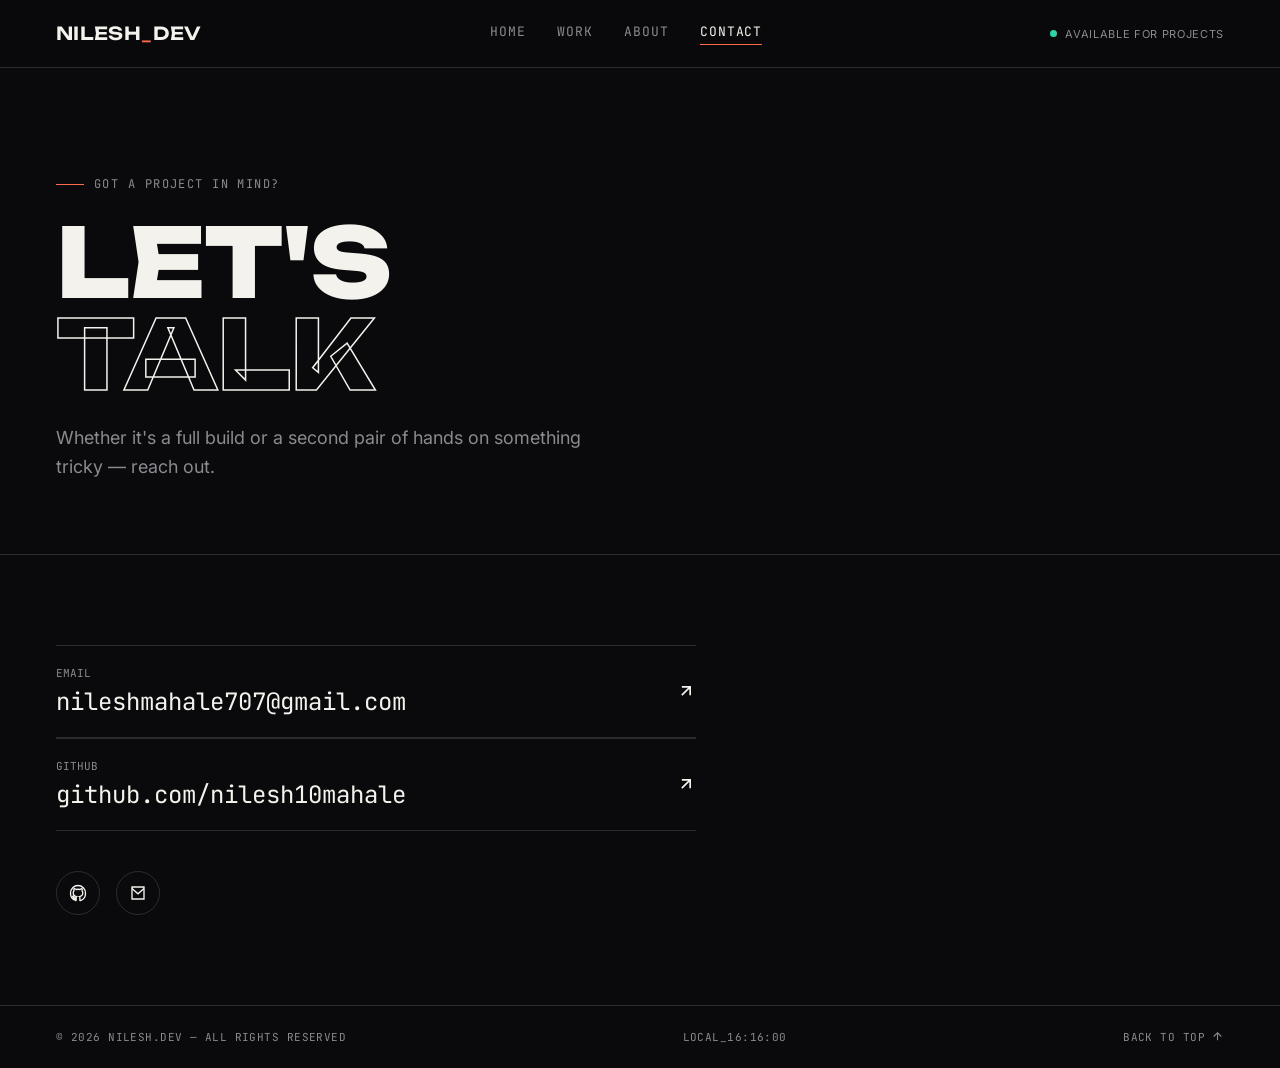
<file: contact.html>
<!DOCTYPE html>
<html lang="en">
<head>
<meta charset="UTF-8" />
<meta name="viewport" content="width=device-width, initial-scale=1, shrink-to-fit=no" />
<title>Contact — Nilesh.dev</title>
<meta name="description" content="Get in touch with Nilesh — creative developer." />
<link rel="stylesheet" href="style.css" />
</head>
<body>

<nav class="nav">
  <div class="logo display">NILESH<span class="cursor mono">_</span>DEV</div>
  <div class="navlinks mono">
    <a href="index.html">Home</a>
    <a href="work.html">Work</a>
    <a href="about.html">About</a>
    <a href="contact.html" class="current">Contact</a>
  </div>
  <div class="nav-right">
    <div class="status"><span class="dot"></span>AVAILABLE FOR PROJECTS</div>
    <button class="menu-btn" data-menu-btn aria-label="Open menu"><span></span><span></span><span></span></button>
  </div>
</nav>

<div class="overlay" data-overlay>
  <div class="overlay-links display">
    <a href="index.html">Home</a>
    <a href="work.html">Work</a>
    <a href="about.html">About</a>
    <a href="contact.html" class="current">Contact</a>
  </div>
  <div class="overlay-foot">
    <a class="social-btn icon-btn" href="https://github.com/nilesh10mahale" target="_blank" rel="noopener" aria-label="GitHub">
      <svg width="18" height="18" viewBox="0 0 24 24" fill="none" stroke="currentColor" stroke-width="1.8"><path d="M12 2C6.48 2 2 6.58 2 12.25c0 4.53 2.87 8.37 6.84 9.73.5.1.68-.22.68-.49v-1.7c-2.78.62-3.37-1.37-3.37-1.37-.46-1.2-1.11-1.52-1.11-1.52-.91-.64.07-.62.07-.62 1 .07 1.53 1.06 1.53 1.06.9 1.58 2.34 1.12 2.91.86.09-.67.35-1.12.64-1.38-2.22-.26-4.56-1.14-4.56-5.06 0-1.12.39-2.03 1.03-2.75-.1-.26-.45-1.32.1-2.75 0 0 .84-.28 2.75 1.05a9.3 9.3 0 0 1 5 0c1.9-1.33 2.75-1.05 2.75-1.05.55 1.43.2 2.49.1 2.75.64.72 1.03 1.63 1.03 2.75 0 3.93-2.34 4.79-4.57 5.05.36.32.68.94.68 1.9v2.82c0 .27.18.6.69.49A10.02 10.02 0 0 0 22 12.25C22 6.58 17.52 2 12 2Z"/></svg>
    </a>
    <a class="social-btn icon-btn" href="mailto:nileshmahale707@gmail.com" aria-label="Email">
      <svg width="18" height="18" viewBox="0 0 24 24" fill="none" stroke="currentColor" stroke-width="1.8"><path d="M4 4h16v16H4z"/><path d="m4 6 8 7 8-7"/></svg>
    </a>
    <span class="mono" data-clock style="color: var(--muted); font-size: 12px;"></span>
  </div>
</div>

<header class="page-hero">
  <div class="eyebrow mono"><span class="bar"></span>GOT A PROJECT IN MIND?</div>
  <h1 class="page-title display">LET'S<br /><span class="outline">TALK</span></h1>
  <p class="page-sub">Whether it's a full build or a second pair of hands on something tricky — reach out.</p>
</header>

<section class="section" style="text-align:left;">
  <div class="contact-links">
    <a href="mailto:nileshmahale707@gmail.com" class="contact-link reveal">
      <span>
        <span class="mono" style="color:var(--muted); font-size:11px; display:block; margin-bottom:6px;">EMAIL</span>
        <span class="mono" style="font-size:inherit;">nileshmahale707@gmail.com</span>
      </span>
      <svg width="20" height="20" viewBox="0 0 24 24" fill="none" stroke="currentColor" stroke-width="2"><path d="M7 17 17 7M7 7h10v10"/></svg>
    </a>
    <a href="https://github.com/nilesh10mahale" target="_blank" rel="noopener" class="contact-link reveal">
      <span>
        <span class="mono" style="color:var(--muted); font-size:11px; display:block; margin-bottom:6px;">GITHUB</span>
        <span class="mono" style="font-size:inherit;">github.com/nilesh10mahale</span>
      </span>
      <svg width="20" height="20" viewBox="0 0 24 24" fill="none" stroke="currentColor" stroke-width="2"><path d="M7 17 17 7M7 7h10v10"/></svg>
    </a>
  </div>

  <div class="socials reveal">
    <a href="https://github.com/nilesh10mahale" target="_blank" rel="noopener" class="social-btn" aria-label="GitHub">
      <svg width="18" height="18" viewBox="0 0 24 24" fill="none" stroke="currentColor" stroke-width="1.8"><path d="M12 2C6.48 2 2 6.58 2 12.25c0 4.53 2.87 8.37 6.84 9.73.5.1.68-.22.68-.49v-1.7c-2.78.62-3.37-1.37-3.37-1.37-.46-1.2-1.11-1.52-1.11-1.52-.91-.64.07-.62.07-.62 1 .07 1.53 1.06 1.53 1.06.9 1.58 2.34 1.12 2.91.86.09-.67.35-1.12.64-1.38-2.22-.26-4.56-1.14-4.56-5.06 0-1.12.39-2.03 1.03-2.75-.1-.26-.45-1.32.1-2.75 0 0 .84-.28 2.75 1.05a9.3 9.3 0 0 1 5 0c1.9-1.33 2.75-1.05 2.75-1.05.55 1.43.2 2.49.1 2.75.64.72 1.03 1.63 1.03 2.75 0 3.93-2.34 4.79-4.57 5.05.36.32.68.94.68 1.9v2.82c0 .27.18.6.69.49A10.02 10.02 0 0 0 22 12.25C22 6.58 17.52 2 12 2Z"/></svg>
    </a>
    <a href="mailto:nileshmahale707@gmail.com" class="social-btn" aria-label="Email">
      <svg width="18" height="18" viewBox="0 0 24 24" fill="none" stroke="currentColor" stroke-width="1.8"><path d="M4 4h16v16H4z"/><path d="m4 6 8 7 8-7"/></svg>
    </a>
  </div>
</section>

<div class="footbar">
  <span>© 2026 NILESH.DEV — ALL RIGHTS RESERVED</span>
  <span class="mono" data-clock></span>
  <a href="#" class="totop mono" data-totop>BACK TO TOP
    <svg width="13" height="13" viewBox="0 0 24 24" fill="none" stroke="currentColor" stroke-width="2"><path d="M12 19V5M5 12l7-7 7 7"/></svg>
  </a>
</div>

<script src="script.js"></script>
</body>
</html>
</file>
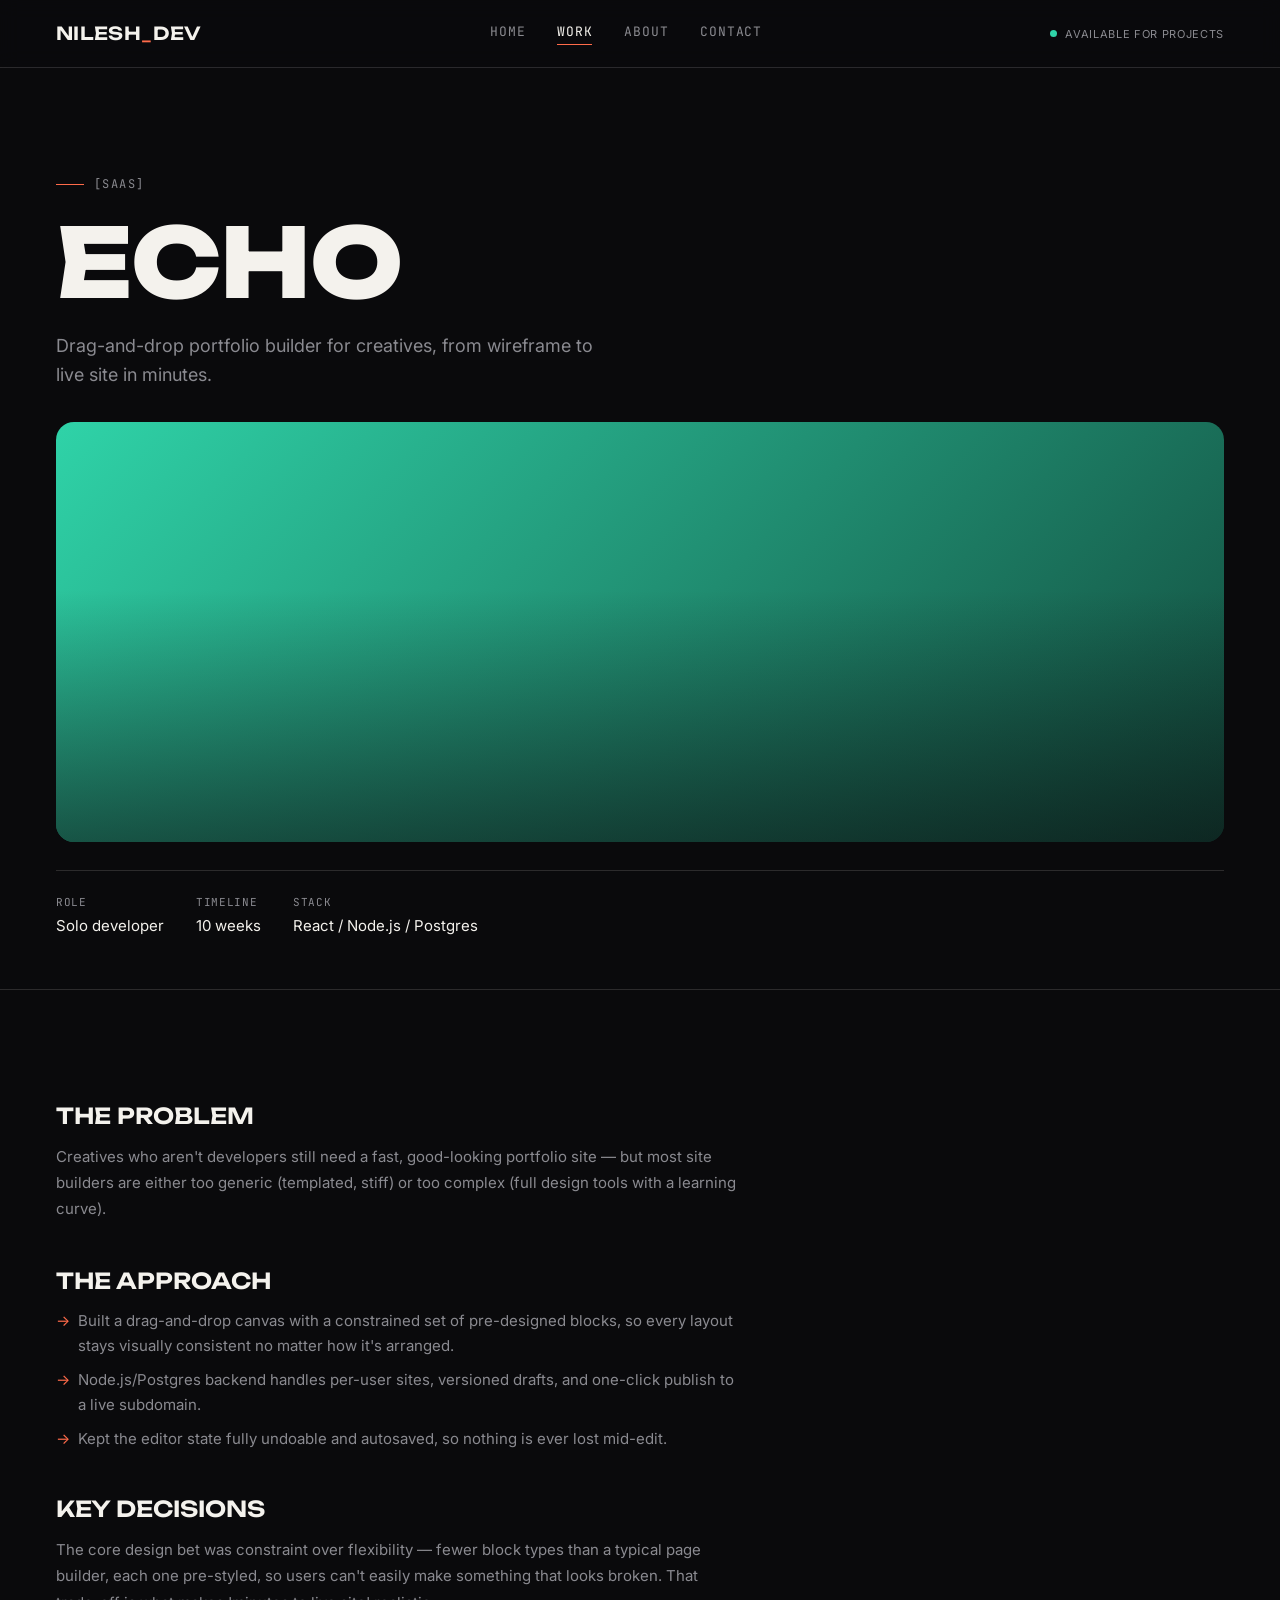
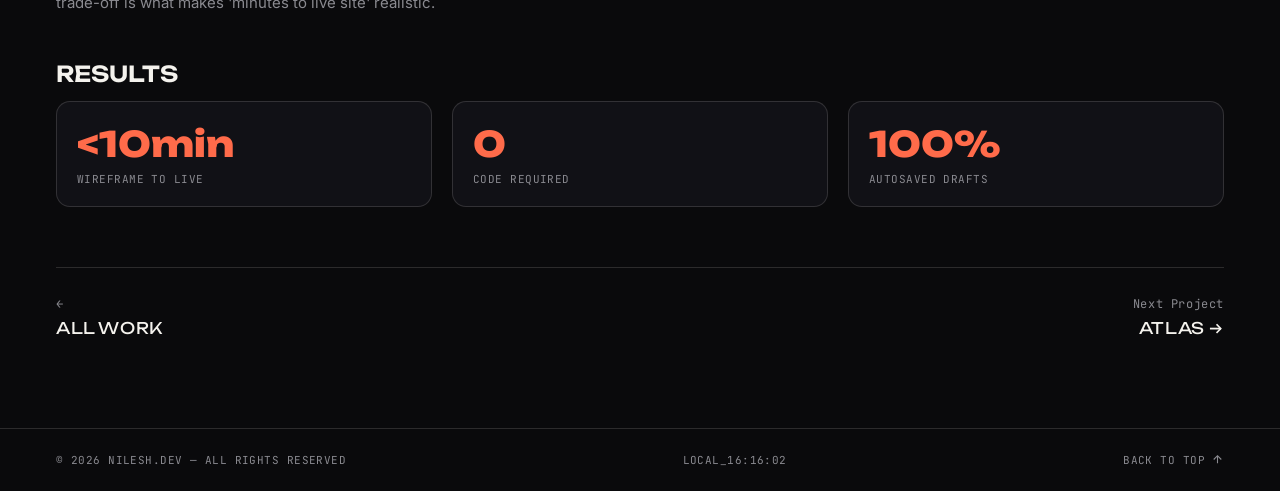
<file: echo.html>
<!-- PLACEHOLDER CONTENT: this case study is a concept write-up generated for template/demo purposes since no real project details were provided yet. Replace the problem/approach/stats below with your real project before publishing. -->
<!DOCTYPE html>
<html lang="en">
<head>
<meta charset="UTF-8" />
<meta name="viewport" content="width=device-width, initial-scale=1, shrink-to-fit=no" />
<title>Echo — Nilesh.dev</title>
<meta name="description" content="Drag-and-drop portfolio builder for creatives, from wireframe to live site in minutes." />
<link rel="stylesheet" href="style.css" />
</head>
<body>

<nav class="nav">
  <div class="logo display">NILESH<span class="cursor mono">_</span>DEV</div>
  <div class="navlinks mono">
    <a href="index.html">Home</a>
    <a href="work.html" class="current">Work</a>
    <a href="about.html">About</a>
    <a href="contact.html">Contact</a>
  </div>
  <div class="nav-right">
    <div class="status"><span class="dot"></span>AVAILABLE FOR PROJECTS</div>
    <button class="menu-btn" data-menu-btn aria-label="Open menu"><span></span><span></span><span></span></button>
  </div>
</nav>

<div class="overlay" data-overlay>
  <div class="overlay-links display">
    <a href="index.html">Home</a>
    <a href="work.html" class="current">Work</a>
    <a href="about.html">About</a>
    <a href="contact.html">Contact</a>
  </div>
  <div class="overlay-foot">
    <a class="social-btn icon-btn" href="https://github.com/nilesh10mahale" target="_blank" rel="noopener" aria-label="GitHub">
      <svg width="18" height="18" viewBox="0 0 24 24" fill="none" stroke="currentColor" stroke-width="1.8"><path d="M12 2C6.48 2 2 6.58 2 12.25c0 4.53 2.87 8.37 6.84 9.73.5.1.68-.22.68-.49v-1.7c-2.78.62-3.37-1.37-3.37-1.37-.46-1.2-1.11-1.52-1.11-1.52-.91-.64.07-.62.07-.62 1 .07 1.53 1.06 1.53 1.06.9 1.58 2.34 1.12 2.91.86.09-.67.35-1.12.64-1.38-2.22-.26-4.56-1.14-4.56-5.06 0-1.12.39-2.03 1.03-2.75-.1-.26-.45-1.32.1-2.75 0 0 .84-.28 2.75 1.05a9.3 9.3 0 0 1 5 0c1.9-1.33 2.75-1.05 2.75-1.05.55 1.43.2 2.49.1 2.75.64.72 1.03 1.63 1.03 2.75 0 3.93-2.34 4.79-4.57 5.05.36.32.68.94.68 1.9v2.82c0 .27.18.6.69.49A10.02 10.02 0 0 0 22 12.25C22 6.58 17.52 2 12 2Z"/></svg>
    </a>
    <a class="social-btn icon-btn" href="mailto:nileshmahale707@gmail.com" aria-label="Email">
      <svg width="18" height="18" viewBox="0 0 24 24" fill="none" stroke="currentColor" stroke-width="1.8"><path d="M4 4h16v16H4z"/><path d="m4 6 8 7 8-7"/></svg>
    </a>
    <span class="mono" data-clock style="color: var(--muted); font-size: 12px;"></span>
  </div>
</div>

<header class="page-hero">
  <div class="eyebrow mono"><span class="bar"></span>[SAAS]</div>
  <h1 class="page-title display">ECHO</h1>
  <p class="page-sub">Drag-and-drop portfolio builder for creatives, from wireframe to live site in minutes.</p>

  <div class="case-hero-thumb" style="background:linear-gradient(135deg, #2FD3A8 0%, #124A3C 100%)"></div>

  <div class="case-meta">
    <div class="case-meta-item"><span class="k mono">ROLE</span><span class="v">Solo developer</span></div>
    <div class="case-meta-item"><span class="k mono">TIMELINE</span><span class="v">10 weeks</span></div>
    <div class="case-meta-item"><span class="k mono">STACK</span><span class="v">React / Node.js / Postgres</span></div>
  </div>
</header>

<section class="section" style="text-align:left;">
  <div class="case-block reveal">
    <h3>The Problem</h3>
    <p>Creatives who aren't developers still need a fast, good-looking portfolio site — but most site builders are either too generic (templated, stiff) or too complex (full design tools with a learning curve).</p>
  </div>

  <div class="case-block reveal">
    <h3>The Approach</h3>
    <ul>
      <li>Built a drag-and-drop canvas with a constrained set of pre-designed blocks, so every layout stays visually consistent no matter how it's arranged.</li>
      <li>Node.js/Postgres backend handles per-user sites, versioned drafts, and one-click publish to a live subdomain.</li>
      <li>Kept the editor state fully undoable and autosaved, so nothing is ever lost mid-edit.</li>
    </ul>
  </div>

  <div class="case-block reveal">
    <h3>Key Decisions</h3>
    <p>The core design bet was constraint over flexibility — fewer block types than a typical page builder, each one pre-styled, so users can't easily make something that looks broken. That trade-off is what makes 'minutes to live site' realistic.</p>
  </div>

  <div class="case-block reveal">
    <h3>Results</h3>
    <div class="case-stats">
      <div class="case-stat"><span class="num display"><10min</span><span class="label">WIREFRAME TO LIVE</span></div>
      <div class="case-stat"><span class="num display">0</span><span class="label">CODE REQUIRED</span></div>
      <div class="case-stat"><span class="num display">100%</span><span class="label">AUTOSAVED DRAFTS</span></div>
    </div>
  </div>

  <div class="case-nav">
    <a href="work.html">← <span>All Work</span></a>
    <a href="atlas.html" class="next">Next Project<span>Atlas →</span></a>
  </div>
</section>

<div class="footbar">
  <span>© 2026 NILESH.DEV — ALL RIGHTS RESERVED</span>
  <span class="mono" data-clock></span>
  <a href="#" class="totop mono" data-totop>BACK TO TOP
    <svg width="13" height="13" viewBox="0 0 24 24" fill="none" stroke="currentColor" stroke-width="2"><path d="M12 19V5M5 12l7-7 7 7"/></svg>
  </a>
</div>

<script src="script.js"></script>
</body>
</html>
</file>
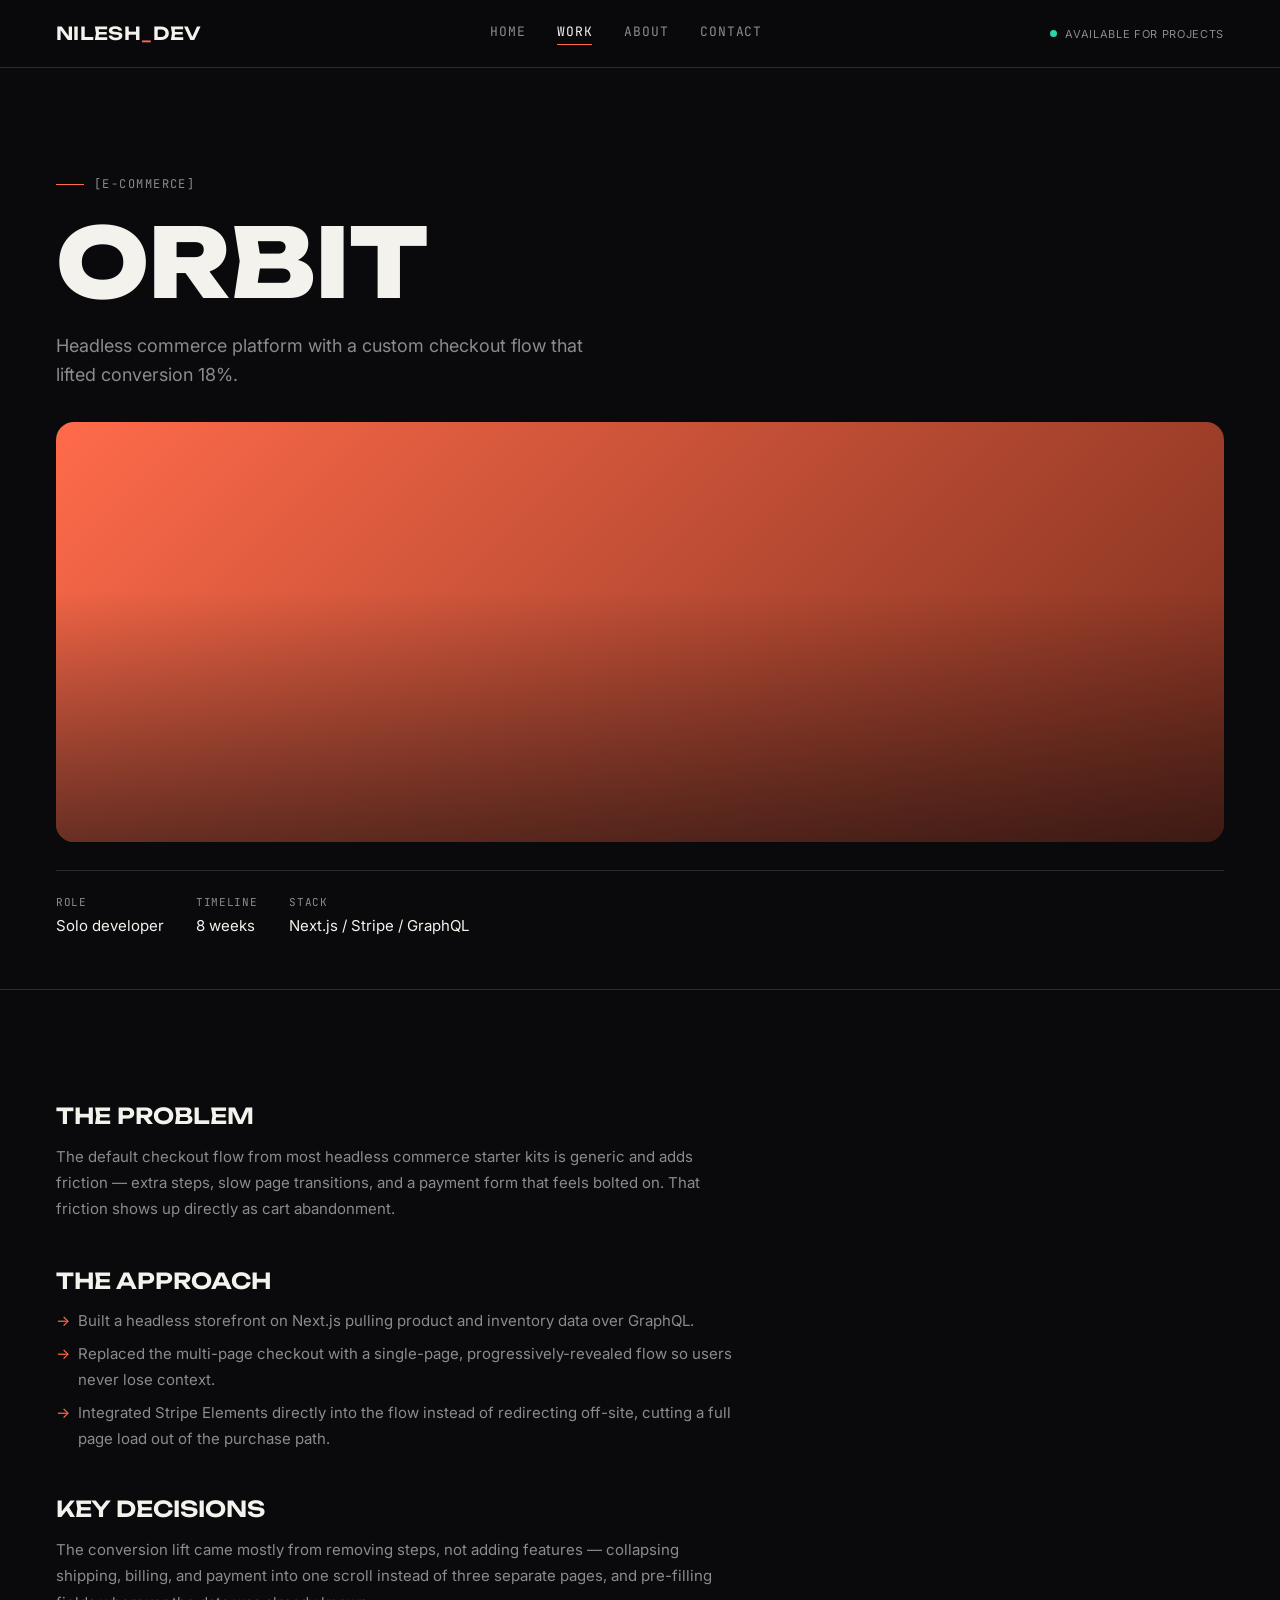
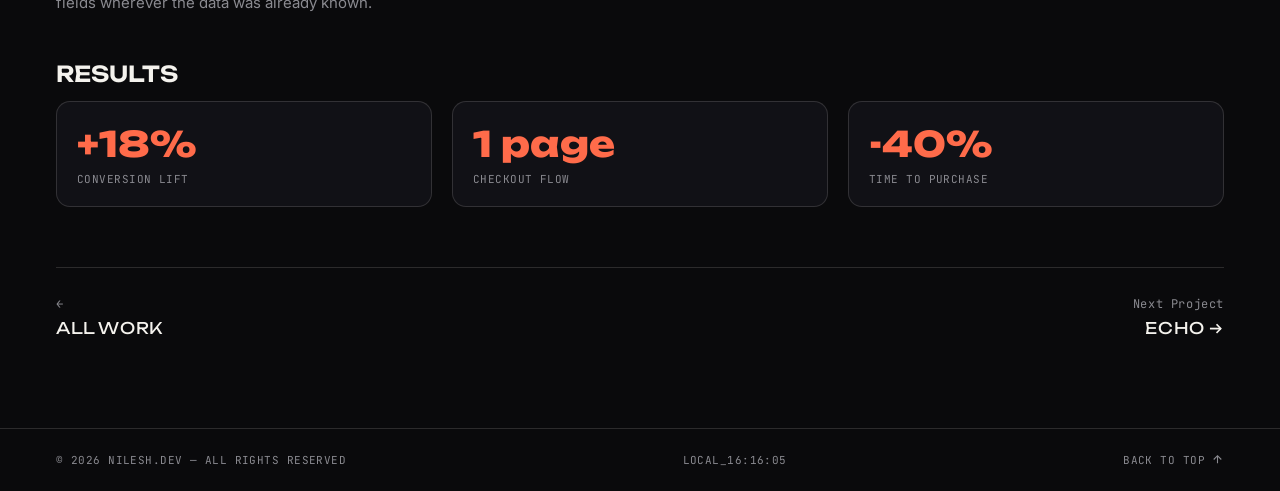
<file: orbit.html>
<!-- PLACEHOLDER CONTENT: this case study is a concept write-up generated for template/demo purposes since no real project details were provided yet. Replace the problem/approach/stats below with your real project before publishing. -->
<!DOCTYPE html>
<html lang="en">
<head>
<meta charset="UTF-8" />
<meta name="viewport" content="width=device-width, initial-scale=1, shrink-to-fit=no" />
<title>Orbit — Nilesh.dev</title>
<meta name="description" content="Headless commerce platform with a custom checkout flow that lifted conversion 18%." />
<link rel="stylesheet" href="style.css" />
</head>
<body>

<nav class="nav">
  <div class="logo display">NILESH<span class="cursor mono">_</span>DEV</div>
  <div class="navlinks mono">
    <a href="index.html">Home</a>
    <a href="work.html" class="current">Work</a>
    <a href="about.html">About</a>
    <a href="contact.html">Contact</a>
  </div>
  <div class="nav-right">
    <div class="status"><span class="dot"></span>AVAILABLE FOR PROJECTS</div>
    <button class="menu-btn" data-menu-btn aria-label="Open menu"><span></span><span></span><span></span></button>
  </div>
</nav>

<div class="overlay" data-overlay>
  <div class="overlay-links display">
    <a href="index.html">Home</a>
    <a href="work.html" class="current">Work</a>
    <a href="about.html">About</a>
    <a href="contact.html">Contact</a>
  </div>
  <div class="overlay-foot">
    <a class="social-btn icon-btn" href="https://github.com/nilesh10mahale" target="_blank" rel="noopener" aria-label="GitHub">
      <svg width="18" height="18" viewBox="0 0 24 24" fill="none" stroke="currentColor" stroke-width="1.8"><path d="M12 2C6.48 2 2 6.58 2 12.25c0 4.53 2.87 8.37 6.84 9.73.5.1.68-.22.68-.49v-1.7c-2.78.62-3.37-1.37-3.37-1.37-.46-1.2-1.11-1.52-1.11-1.52-.91-.64.07-.62.07-.62 1 .07 1.53 1.06 1.53 1.06.9 1.58 2.34 1.12 2.91.86.09-.67.35-1.12.64-1.38-2.22-.26-4.56-1.14-4.56-5.06 0-1.12.39-2.03 1.03-2.75-.1-.26-.45-1.32.1-2.75 0 0 .84-.28 2.75 1.05a9.3 9.3 0 0 1 5 0c1.9-1.33 2.75-1.05 2.75-1.05.55 1.43.2 2.49.1 2.75.64.72 1.03 1.63 1.03 2.75 0 3.93-2.34 4.79-4.57 5.05.36.32.68.94.68 1.9v2.82c0 .27.18.6.69.49A10.02 10.02 0 0 0 22 12.25C22 6.58 17.52 2 12 2Z"/></svg>
    </a>
    <a class="social-btn icon-btn" href="mailto:nileshmahale707@gmail.com" aria-label="Email">
      <svg width="18" height="18" viewBox="0 0 24 24" fill="none" stroke="currentColor" stroke-width="1.8"><path d="M4 4h16v16H4z"/><path d="m4 6 8 7 8-7"/></svg>
    </a>
    <span class="mono" data-clock style="color: var(--muted); font-size: 12px;"></span>
  </div>
</div>

<header class="page-hero">
  <div class="eyebrow mono"><span class="bar"></span>[E-COMMERCE]</div>
  <h1 class="page-title display">ORBIT</h1>
  <p class="page-sub">Headless commerce platform with a custom checkout flow that lifted conversion 18%.</p>

  <div class="case-hero-thumb" style="background:linear-gradient(135deg, #FF6B4A 0%, #7A2E1E 100%)"></div>

  <div class="case-meta">
    <div class="case-meta-item"><span class="k mono">ROLE</span><span class="v">Solo developer</span></div>
    <div class="case-meta-item"><span class="k mono">TIMELINE</span><span class="v">8 weeks</span></div>
    <div class="case-meta-item"><span class="k mono">STACK</span><span class="v">Next.js / Stripe / GraphQL</span></div>
  </div>
</header>

<section class="section" style="text-align:left;">
  <div class="case-block reveal">
    <h3>The Problem</h3>
    <p>The default checkout flow from most headless commerce starter kits is generic and adds friction — extra steps, slow page transitions, and a payment form that feels bolted on. That friction shows up directly as cart abandonment.</p>
  </div>

  <div class="case-block reveal">
    <h3>The Approach</h3>
    <ul>
      <li>Built a headless storefront on Next.js pulling product and inventory data over GraphQL.</li>
      <li>Replaced the multi-page checkout with a single-page, progressively-revealed flow so users never lose context.</li>
      <li>Integrated Stripe Elements directly into the flow instead of redirecting off-site, cutting a full page load out of the purchase path.</li>
    </ul>
  </div>

  <div class="case-block reveal">
    <h3>Key Decisions</h3>
    <p>The conversion lift came mostly from removing steps, not adding features — collapsing shipping, billing, and payment into one scroll instead of three separate pages, and pre-filling fields wherever the data was already known.</p>
  </div>

  <div class="case-block reveal">
    <h3>Results</h3>
    <div class="case-stats">
      <div class="case-stat"><span class="num display">+18%</span><span class="label">CONVERSION LIFT</span></div>
      <div class="case-stat"><span class="num display">1 page</span><span class="label">CHECKOUT FLOW</span></div>
      <div class="case-stat"><span class="num display">-40%</span><span class="label">TIME TO PURCHASE</span></div>
    </div>
  </div>

  <div class="case-nav">
    <a href="work.html">← <span>All Work</span></a>
    <a href="echo.html" class="next">Next Project<span>Echo →</span></a>
  </div>
</section>

<div class="footbar">
  <span>© 2026 NILESH.DEV — ALL RIGHTS RESERVED</span>
  <span class="mono" data-clock></span>
  <a href="#" class="totop mono" data-totop>BACK TO TOP
    <svg width="13" height="13" viewBox="0 0 24 24" fill="none" stroke="currentColor" stroke-width="2"><path d="M12 19V5M5 12l7-7 7 7"/></svg>
  </a>
</div>

<script src="script.js"></script>
</body>
</html>
</file>
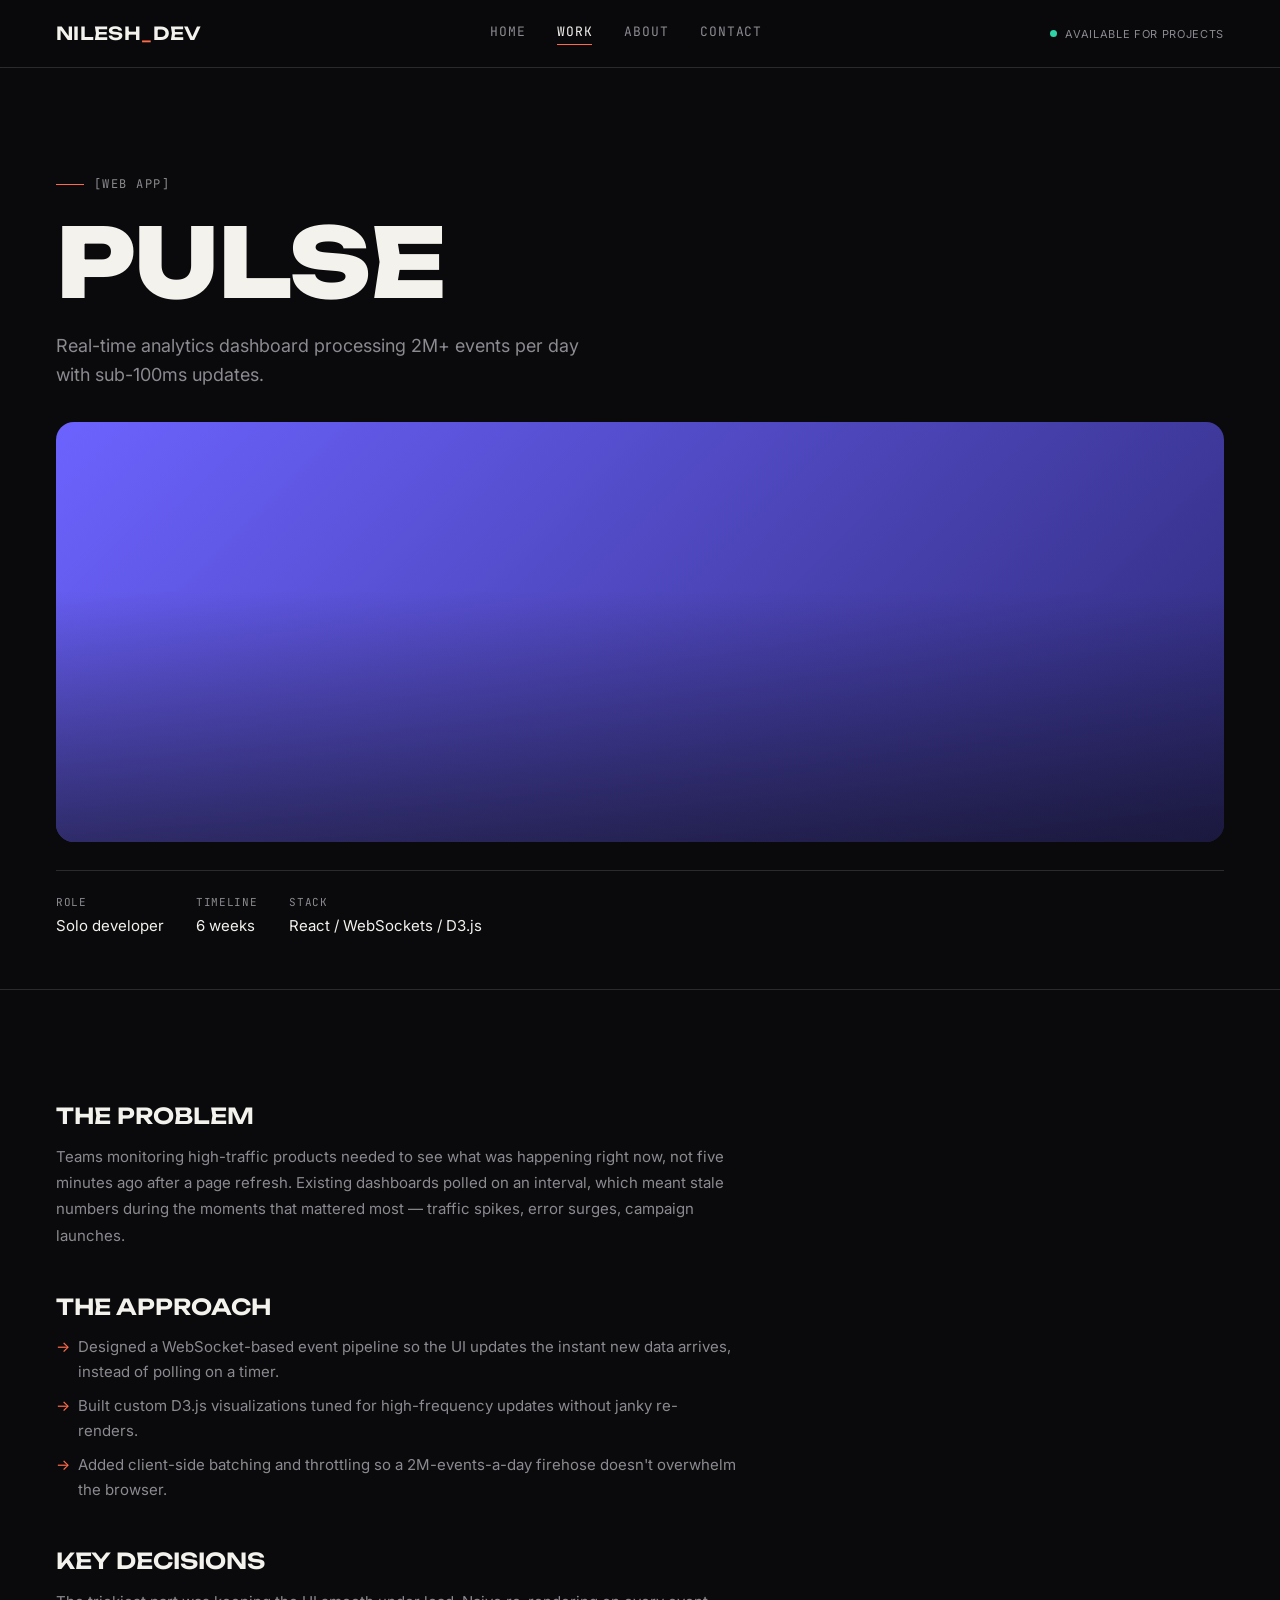
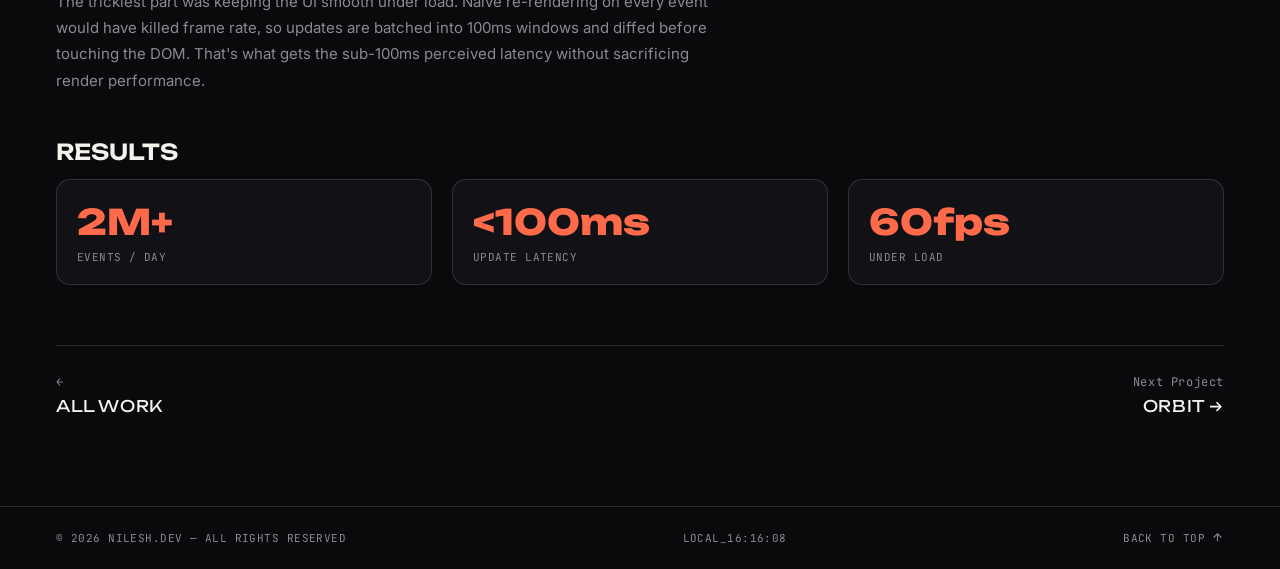
<file: pulse.html>
<!-- PLACEHOLDER CONTENT: this case study is a concept write-up generated for template/demo purposes since no real project details were provided yet. Replace the problem/approach/stats below with your real project before publishing. -->
<!DOCTYPE html>
<html lang="en">
<head>
<meta charset="UTF-8" />
<meta name="viewport" content="width=device-width, initial-scale=1, shrink-to-fit=no" />
<title>Pulse — Nilesh.dev</title>
<meta name="description" content="Real-time analytics dashboard processing 2M+ events per day with sub-100ms updates." />
<link rel="stylesheet" href="style.css" />
</head>
<body>

<nav class="nav">
  <div class="logo display">NILESH<span class="cursor mono">_</span>DEV</div>
  <div class="navlinks mono">
    <a href="index.html">Home</a>
    <a href="work.html" class="current">Work</a>
    <a href="about.html">About</a>
    <a href="contact.html">Contact</a>
  </div>
  <div class="nav-right">
    <div class="status"><span class="dot"></span>AVAILABLE FOR PROJECTS</div>
    <button class="menu-btn" data-menu-btn aria-label="Open menu"><span></span><span></span><span></span></button>
  </div>
</nav>

<div class="overlay" data-overlay>
  <div class="overlay-links display">
    <a href="index.html">Home</a>
    <a href="work.html" class="current">Work</a>
    <a href="about.html">About</a>
    <a href="contact.html">Contact</a>
  </div>
  <div class="overlay-foot">
    <a class="social-btn icon-btn" href="https://github.com/nilesh10mahale" target="_blank" rel="noopener" aria-label="GitHub">
      <svg width="18" height="18" viewBox="0 0 24 24" fill="none" stroke="currentColor" stroke-width="1.8"><path d="M12 2C6.48 2 2 6.58 2 12.25c0 4.53 2.87 8.37 6.84 9.73.5.1.68-.22.68-.49v-1.7c-2.78.62-3.37-1.37-3.37-1.37-.46-1.2-1.11-1.52-1.11-1.52-.91-.64.07-.62.07-.62 1 .07 1.53 1.06 1.53 1.06.9 1.58 2.34 1.12 2.91.86.09-.67.35-1.12.64-1.38-2.22-.26-4.56-1.14-4.56-5.06 0-1.12.39-2.03 1.03-2.75-.1-.26-.45-1.32.1-2.75 0 0 .84-.28 2.75 1.05a9.3 9.3 0 0 1 5 0c1.9-1.33 2.75-1.05 2.75-1.05.55 1.43.2 2.49.1 2.75.64.72 1.03 1.63 1.03 2.75 0 3.93-2.34 4.79-4.57 5.05.36.32.68.94.68 1.9v2.82c0 .27.18.6.69.49A10.02 10.02 0 0 0 22 12.25C22 6.58 17.52 2 12 2Z"/></svg>
    </a>
    <a class="social-btn icon-btn" href="mailto:nileshmahale707@gmail.com" aria-label="Email">
      <svg width="18" height="18" viewBox="0 0 24 24" fill="none" stroke="currentColor" stroke-width="1.8"><path d="M4 4h16v16H4z"/><path d="m4 6 8 7 8-7"/></svg>
    </a>
    <span class="mono" data-clock style="color: var(--muted); font-size: 12px;"></span>
  </div>
</div>

<header class="page-hero">
  <div class="eyebrow mono"><span class="bar"></span>[WEB APP]</div>
  <h1 class="page-title display">PULSE</h1>
  <p class="page-sub">Real-time analytics dashboard processing 2M+ events per day with sub-100ms updates.</p>

  <div class="case-hero-thumb" style="background:linear-gradient(135deg, #6C63FF 0%, #2E2A78 100%)"></div>

  <div class="case-meta">
    <div class="case-meta-item"><span class="k mono">ROLE</span><span class="v">Solo developer</span></div>
    <div class="case-meta-item"><span class="k mono">TIMELINE</span><span class="v">6 weeks</span></div>
    <div class="case-meta-item"><span class="k mono">STACK</span><span class="v">React / WebSockets / D3.js</span></div>
  </div>
</header>

<section class="section" style="text-align:left;">
  <div class="case-block reveal">
    <h3>The Problem</h3>
    <p>Teams monitoring high-traffic products needed to see what was happening right now, not five minutes ago after a page refresh. Existing dashboards polled on an interval, which meant stale numbers during the moments that mattered most — traffic spikes, error surges, campaign launches.</p>
  </div>

  <div class="case-block reveal">
    <h3>The Approach</h3>
    <ul>
      <li>Designed a WebSocket-based event pipeline so the UI updates the instant new data arrives, instead of polling on a timer.</li>
      <li>Built custom D3.js visualizations tuned for high-frequency updates without janky re-renders.</li>
      <li>Added client-side batching and throttling so a 2M-events-a-day firehose doesn't overwhelm the browser.</li>
    </ul>
  </div>

  <div class="case-block reveal">
    <h3>Key Decisions</h3>
    <p>The trickiest part was keeping the UI smooth under load. Naive re-rendering on every event would have killed frame rate, so updates are batched into 100ms windows and diffed before touching the DOM. That's what gets the sub-100ms perceived latency without sacrificing render performance.</p>
  </div>

  <div class="case-block reveal">
    <h3>Results</h3>
    <div class="case-stats">
      <div class="case-stat"><span class="num display">2M+</span><span class="label">EVENTS / DAY</span></div>
      <div class="case-stat"><span class="num display">&lt;100ms</span><span class="label">UPDATE LATENCY</span></div>
      <div class="case-stat"><span class="num display">60fps</span><span class="label">UNDER LOAD</span></div>
    </div>
  </div>

  <div class="case-nav">
    <a href="work.html">← <span>All Work</span></a>
    <a href="orbit.html" class="next">Next Project<span>Orbit →</span></a>
  </div>
</section>

<div class="footbar">
  <span>© 2026 NILESH.DEV — ALL RIGHTS RESERVED</span>
  <span class="mono" data-clock></span>
  <a href="#" class="totop mono" data-totop>BACK TO TOP
    <svg width="13" height="13" viewBox="0 0 24 24" fill="none" stroke="currentColor" stroke-width="2"><path d="M12 19V5M5 12l7-7 7 7"/></svg>
  </a>
</div>

<script src="script.js"></script>
</body>
</html>
</file>
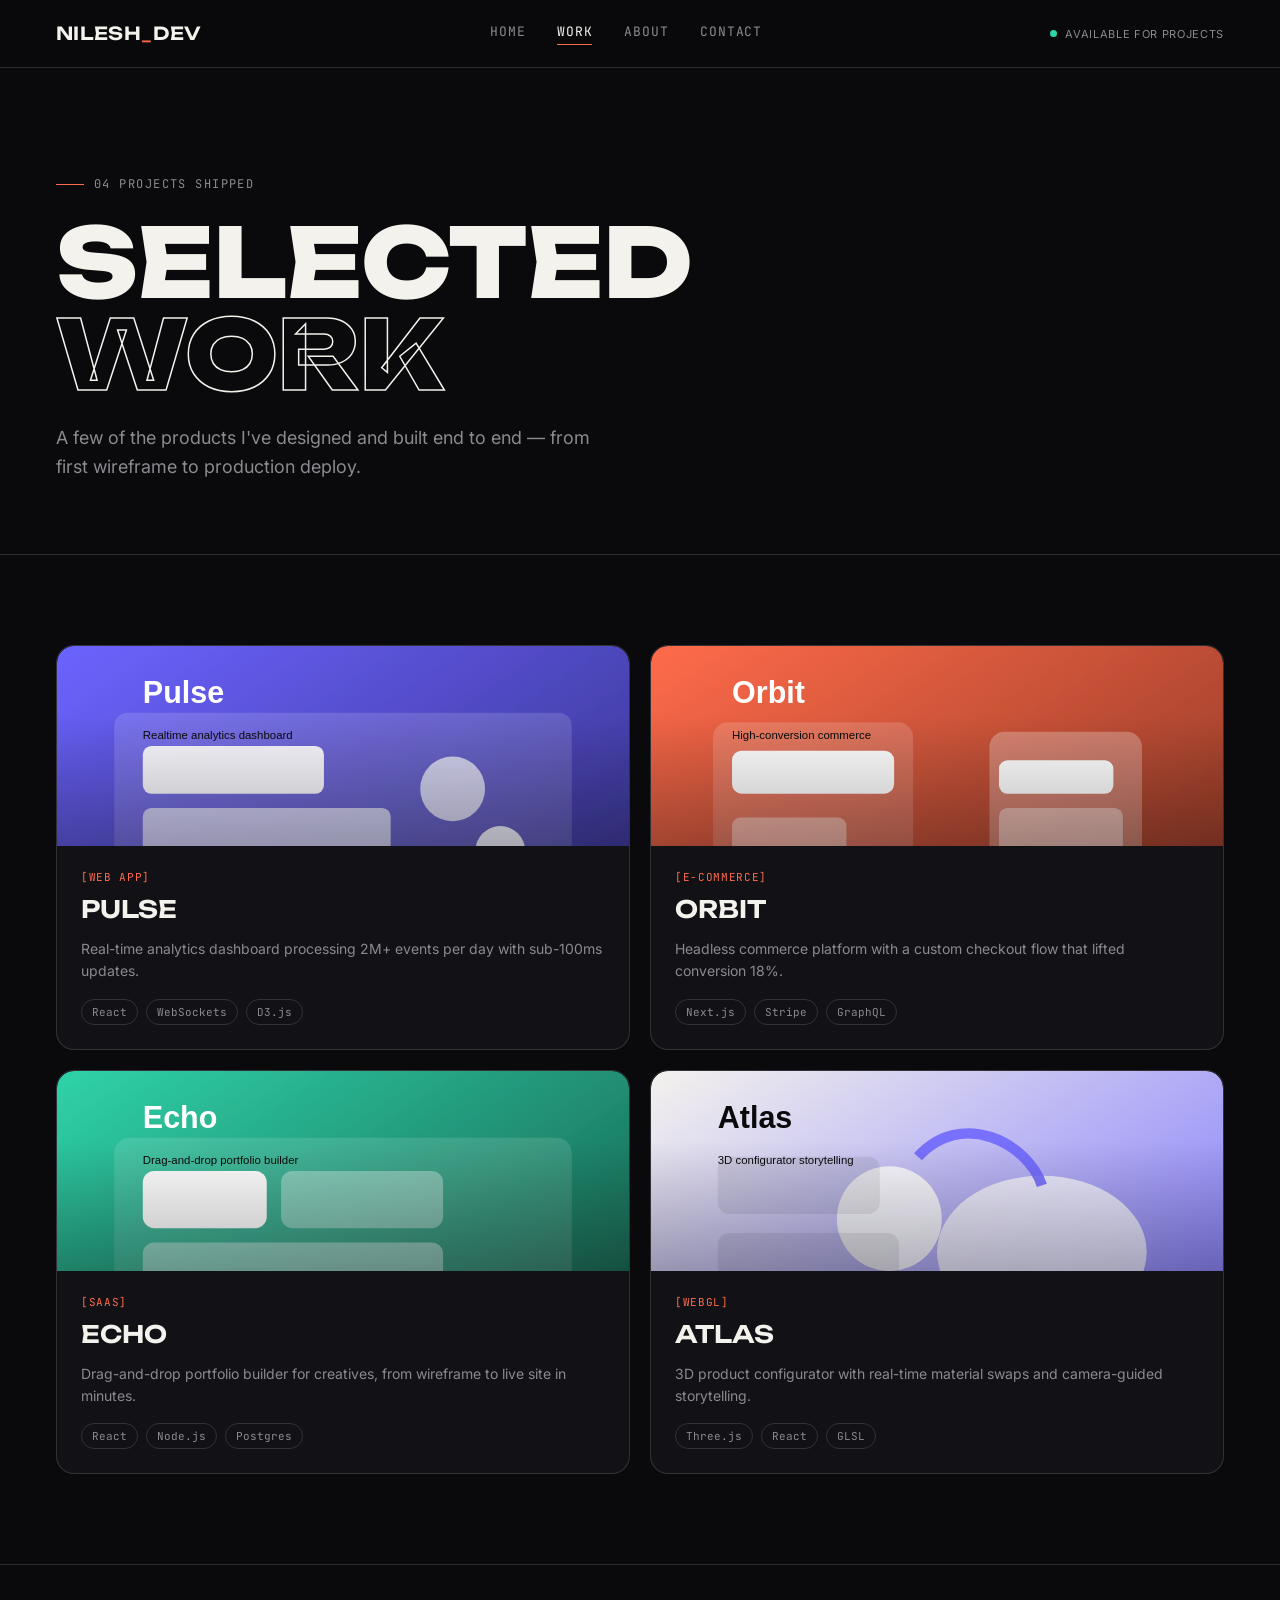
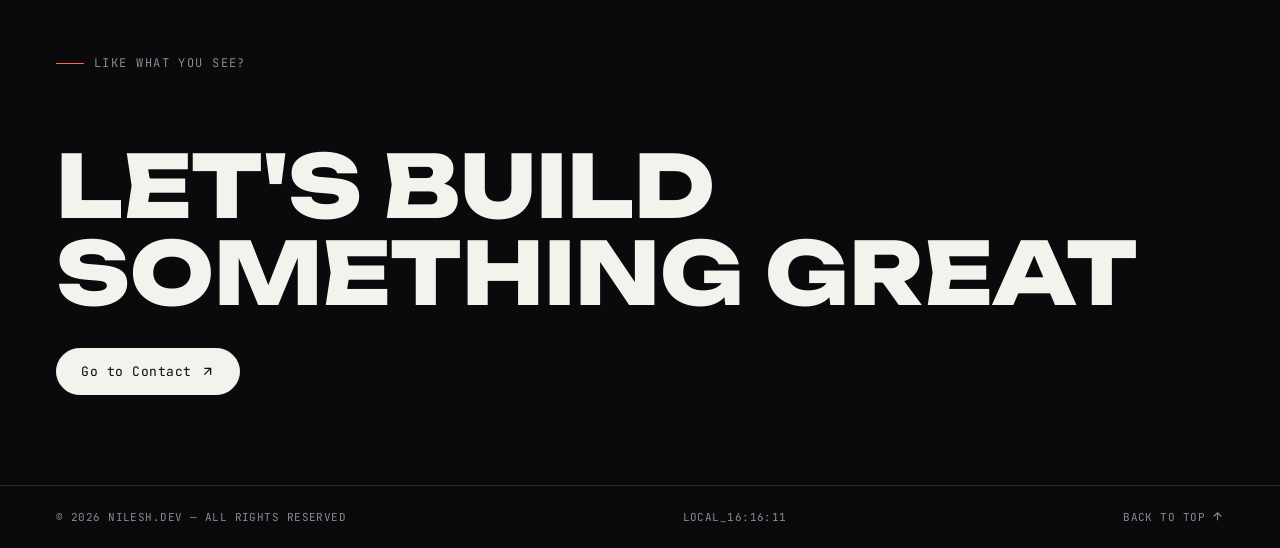
<file: work.html>
<!DOCTYPE html>
<html lang="en">
<head>
<meta charset="UTF-8" />
<meta name="viewport" content="width=device-width, initial-scale=1, shrink-to-fit=no" />
<title>Work — Nilesh.dev</title>
<meta name="description" content="Selected projects by Nilesh — web apps, e-commerce, SaaS and WebGL experiences." />
<link rel="stylesheet" href="style.css" />
</head>
<body>

<nav class="nav">
  <div class="logo display">NILESH<span class="cursor mono">_</span>DEV</div>
  <div class="navlinks mono">
    <a href="index.html">Home</a>
    <a href="work.html" class="current">Work</a>
    <a href="about.html">About</a>
    <a href="contact.html">Contact</a>
  </div>
  <div class="nav-right">
    <div class="status"><span class="dot"></span>AVAILABLE FOR PROJECTS</div>
    <button class="menu-btn" data-menu-btn aria-label="Open menu"><span></span><span></span><span></span></button>
  </div>
</nav>

<div class="overlay" data-overlay>
  <div class="overlay-links display">
    <a href="index.html">Home</a>
    <a href="work.html" class="current">Work</a>
    <a href="about.html">About</a>
    <a href="contact.html">Contact</a>
  </div>
  <div class="overlay-foot">
    <a class="social-btn icon-btn" href="https://github.com/nilesh10mahale" target="_blank" rel="noopener" aria-label="GitHub">
      <svg width="18" height="18" viewBox="0 0 24 24" fill="none" stroke="currentColor" stroke-width="1.8"><path d="M12 2C6.48 2 2 6.58 2 12.25c0 4.53 2.87 8.37 6.84 9.73.5.1.68-.22.68-.49v-1.7c-2.78.62-3.37-1.37-3.37-1.37-.46-1.2-1.11-1.52-1.11-1.52-.91-.64.07-.62.07-.62 1 .07 1.53 1.06 1.53 1.06.9 1.58 2.34 1.12 2.91.86.09-.67.35-1.12.64-1.38-2.22-.26-4.56-1.14-4.56-5.06 0-1.12.39-2.03 1.03-2.75-.1-.26-.45-1.32.1-2.75 0 0 .84-.28 2.75 1.05a9.3 9.3 0 0 1 5 0c1.9-1.33 2.75-1.05 2.75-1.05.55 1.43.2 2.49.1 2.75.64.72 1.03 1.63 1.03 2.75 0 3.93-2.34 4.79-4.57 5.05.36.32.68.94.68 1.9v2.82c0 .27.18.6.69.49A10.02 10.02 0 0 0 22 12.25C22 6.58 17.52 2 12 2Z"/></svg>
    </a>
    <a class="social-btn icon-btn" href="mailto:nileshmahale707@gmail.com" aria-label="Email">
      <svg width="18" height="18" viewBox="0 0 24 24" fill="none" stroke="currentColor" stroke-width="1.8"><path d="M4 4h16v16H4z"/><path d="m4 6 8 7 8-7"/></svg>
    </a>
    <span class="mono" data-clock style="color: var(--muted); font-size: 12px;"></span>
  </div>
</div>

<header class="page-hero">
  <div class="eyebrow mono"><span class="bar"></span>04 PROJECTS SHIPPED</div>
  <h1 class="page-title display">SELECTED<br /><span class="outline">WORK</span></h1>
  <p class="page-sub">A few of the products I've designed and built end to end — from first wireframe to production deploy.</p>
</header>

<section class="section">
  <div class="grid" id="work-grid"></div>
</section>

<section class="section" style="text-align:left;">
  <div class="eyebrow mono reveal"><span class="bar"></span>LIKE WHAT YOU SEE?</div>
  <h2 class="contact-title display reveal">Let's Build<br />Something Great</h2>
  <a href="contact.html" class="btn primary reveal">Go to Contact
    <svg width="15" height="15" viewBox="0 0 24 24" fill="none" stroke="currentColor" stroke-width="2"><path d="M7 17 17 7M7 7h10v10"/></svg>
  </a>
</section>

<div class="footbar">
  <span>© 2026 NILESH.DEV — ALL RIGHTS RESERVED</span>
  <span class="mono" data-clock></span>
  <a href="#" class="totop mono" data-totop>BACK TO TOP
    <svg width="13" height="13" viewBox="0 0 24 24" fill="none" stroke="currentColor" stroke-width="2"><path d="M12 19V5M5 12l7-7 7 7"/></svg>
  </a>
</div>

<script>
const PROJECTS = [
  { slug: "pulse", tag: "WEB APP", title: "Pulse", desc: "Real-time analytics dashboard processing 2M+ events per day with sub-100ms updates.", stack: ["React","WebSockets","D3.js"], gradient: "linear-gradient(135deg, #6C63FF 0%, #2E2A78 100%)", image: "pulse-card.svg" },
  { slug: "orbit", tag: "E-COMMERCE", title: "Orbit", desc: "Headless commerce platform with a custom checkout flow that lifted conversion 18%.", stack: ["Next.js","Stripe","GraphQL"], gradient: "linear-gradient(135deg, #FF6B4A 0%, #7A2E1E 100%)", image: "orbit-card.svg" },
  { slug: "echo", tag: "SAAS", title: "Echo", desc: "Drag-and-drop portfolio builder for creatives, from wireframe to live site in minutes.", stack: ["React","Node.js","Postgres"], gradient: "linear-gradient(135deg, #2FD3A8 0%, #124A3C 100%)", image: "echo-card.svg" },
  { slug: "atlas", tag: "WEBGL", title: "Atlas", desc: "3D product configurator with real-time material swaps and camera-guided storytelling.", stack: ["Three.js","React","GLSL"], gradient: "linear-gradient(135deg, #F4F2ED 0%, #6C63FF 100%)", image: "atlas-card.svg" }
];
document.getElementById('work-grid').innerHTML = PROJECTS.map(p => `
  <a href="${p.slug}.html" class="card reveal">
    <div class="card-thumb">
      <img src="${p.image}" alt="${p.title} project preview" />
      <div class="card-arrow"><svg width="18" height="18" viewBox="0 0 24 24" fill="none" stroke="#F4F2ED" stroke-width="2"><path d="M7 17 17 7M7 7h10v10"/></svg></div>
    </div>
    <div class="card-body">
      <span class="card-tag mono">[${p.tag}]</span>
      <div class="card-title display">${p.title}</div>
      <p class="card-desc">${p.desc}</p>
      <div class="card-stack">${p.stack.map(s => `<span class="chip mono">${s}</span>`).join('')}</div>
    </div>
  </a>
`).join('');
</script>
<script src="script.js"></script>
</body>
</html>
</file>
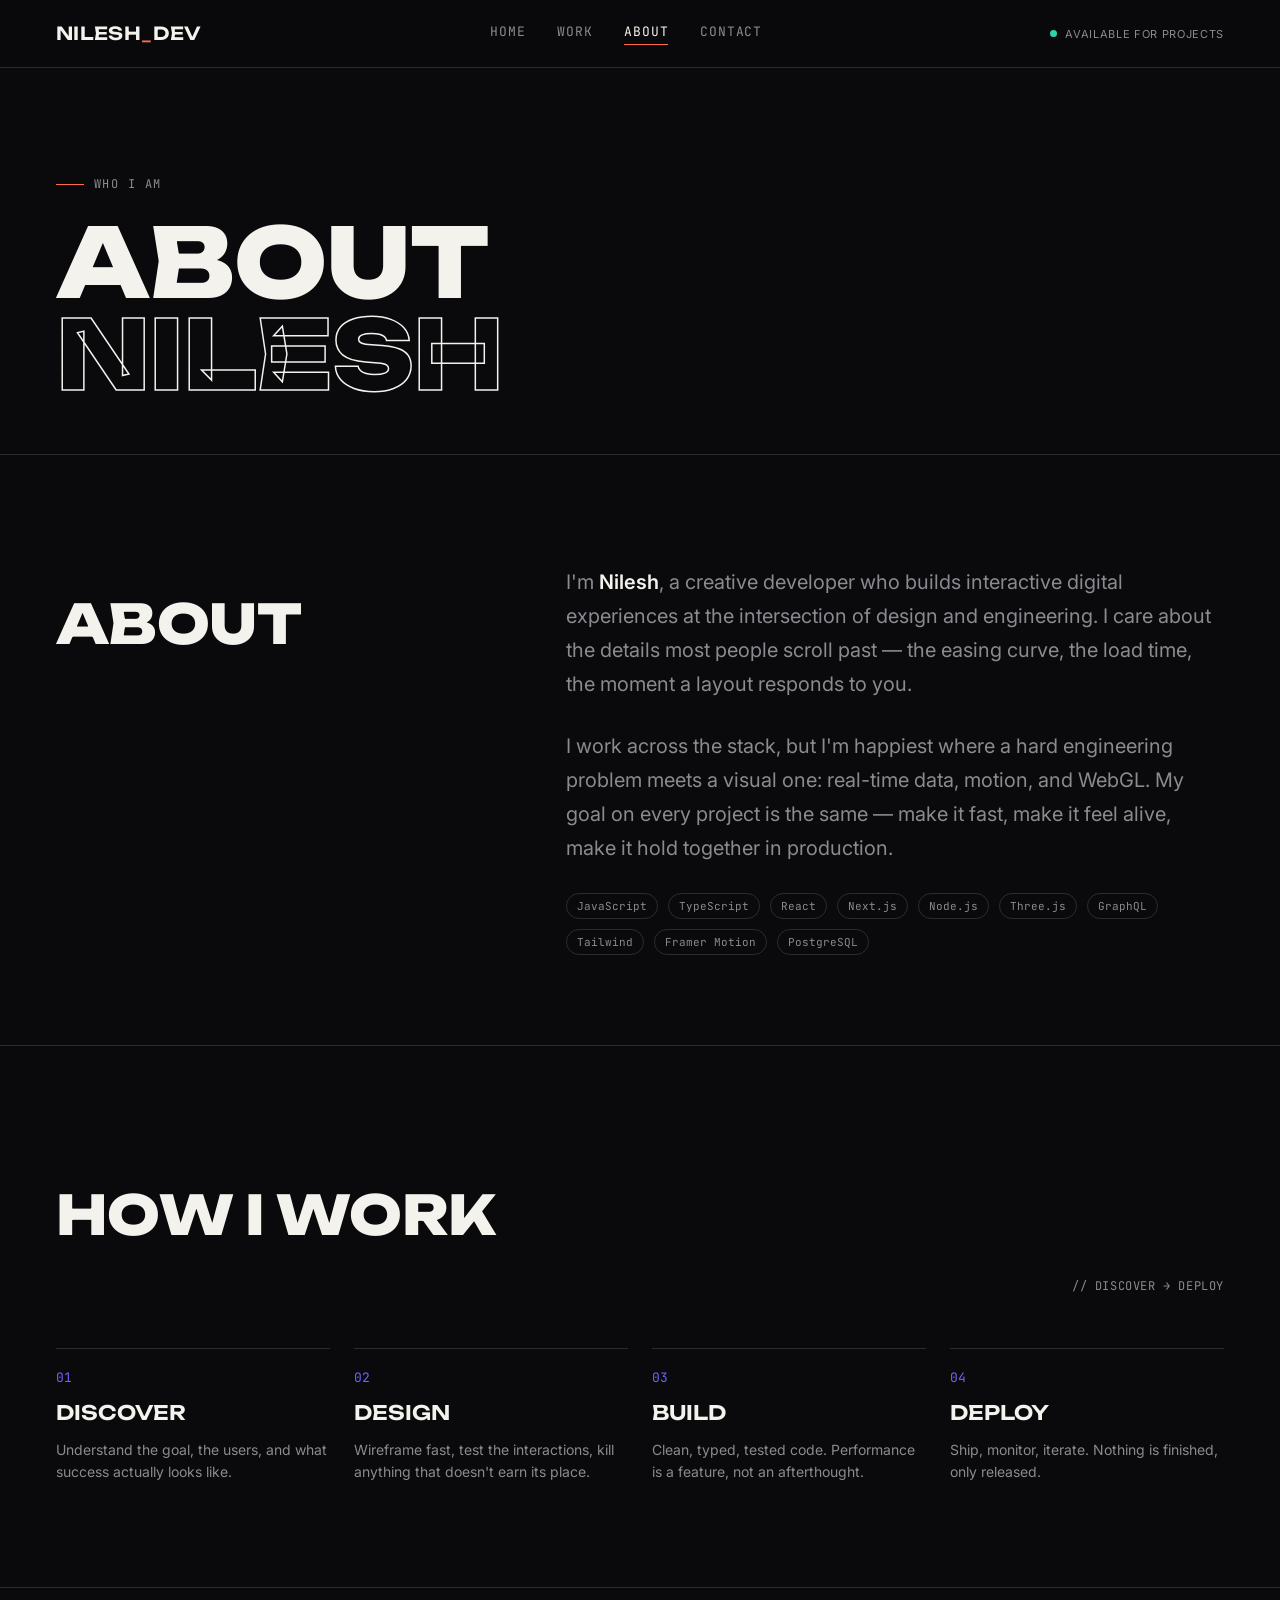
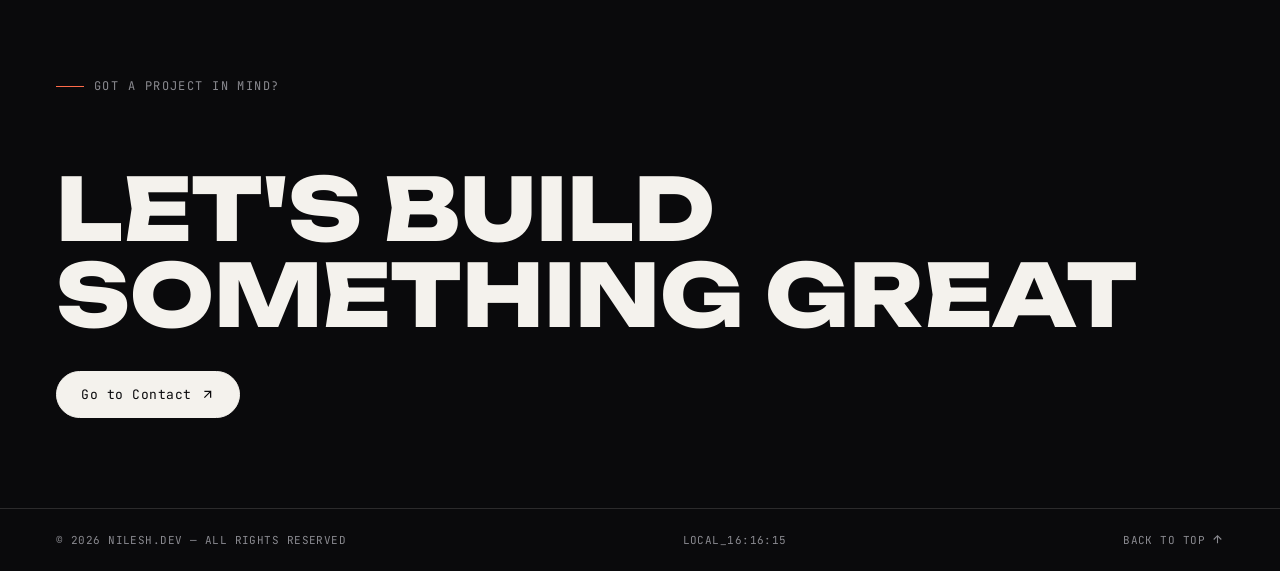
<file: nilesh-portfolio/about.html>
<!DOCTYPE html>
<html lang="en">
<head>
<meta charset="UTF-8" />
<meta name="viewport" content="width=device-width, initial-scale=1, shrink-to-fit=no" />
<title>About — Nilesh.dev</title>
<meta name="description" content="Creative developer building interactive digital experiences." />
<link rel="stylesheet" href="style.css" />
</head>
<body>

<nav class="nav">
  <div class="logo display">NILESH<span class="cursor mono">_</span>DEV</div>
  <div class="navlinks mono">
    <a href="index.html">Home</a>
    <a href="work.html">Work</a>
    <a href="about.html" class="current">About</a>
    <a href="contact.html">Contact</a>
  </div>
  <div class="nav-right">
    <div class="status"><span class="dot"></span>AVAILABLE FOR PROJECTS</div>
    <button class="menu-btn" data-menu-btn aria-label="Open menu"><span></span><span></span><span></span></button>
  </div>
</nav>

<div class="overlay" data-overlay>
  <div class="overlay-links display">
    <a href="index.html">Home</a>
    <a href="work.html">Work</a>
    <a href="about.html" class="current">About</a>
    <a href="contact.html">Contact</a>
  </div>
  <div class="overlay-foot">
    <a class="social-btn icon-btn" href="https://github.com/nilesh10mahale" target="_blank" rel="noopener" aria-label="GitHub">
      <svg width="18" height="18" viewBox="0 0 24 24" fill="none" stroke="currentColor" stroke-width="1.8"><path d="M12 2C6.48 2 2 6.58 2 12.25c0 4.53 2.87 8.37 6.84 9.73.5.1.68-.22.68-.49v-1.7c-2.78.62-3.37-1.37-3.37-1.37-.46-1.2-1.11-1.52-1.11-1.52-.91-.64.07-.62.07-.62 1 .07 1.53 1.06 1.53 1.06.9 1.58 2.34 1.12 2.91.86.09-.67.35-1.12.64-1.38-2.22-.26-4.56-1.14-4.56-5.06 0-1.12.39-2.03 1.03-2.75-.1-.26-.45-1.32.1-2.75 0 0 .84-.28 2.75 1.05a9.3 9.3 0 0 1 5 0c1.9-1.33 2.75-1.05 2.75-1.05.55 1.43.2 2.49.1 2.75.64.72 1.03 1.63 1.03 2.75 0 3.93-2.34 4.79-4.57 5.05.36.32.68.94.68 1.9v2.82c0 .27.18.6.69.49A10.02 10.02 0 0 0 22 12.25C22 6.58 17.52 2 12 2Z"/></svg>
    </a>
    <a class="social-btn icon-btn" href="mailto:nileshmahale707@gmail.com" aria-label="Email">
      <svg width="18" height="18" viewBox="0 0 24 24" fill="none" stroke="currentColor" stroke-width="1.8"><path d="M4 4h16v16H4z"/><path d="m4 6 8 7 8-7"/></svg>
    </a>
    <span class="mono" data-clock style="color: var(--muted); font-size: 12px;"></span>
  </div>
</div>

<header class="page-hero">
  <div class="eyebrow mono"><span class="bar"></span>WHO I AM</div>
  <h1 class="page-title display">ABOUT<br /><span class="outline">NILESH</span></h1>
</header>

<section class="section">
  <div class="about">
    <h2 class="section-title display reveal">About</h2>
    <div>
      <p class="about-bio reveal">
        I'm <strong>Nilesh</strong>, a creative developer who builds interactive digital
        experiences at the intersection of design and engineering. I care about the details
        most people scroll past — the easing curve, the load time, the moment a layout
        responds to you.
      </p>
      <p class="about-bio reveal">
        I work across the stack, but I'm happiest where a hard engineering problem meets a
        visual one: real-time data, motion, and WebGL. My goal on every project is the same —
        make it fast, make it feel alive, make it hold together in production.
      </p>
      <div class="skills reveal" id="skills"></div>
    </div>
  </div>
</section>

<section class="section">
  <div class="section-head">
    <h2 class="section-title display reveal">How I Work</h2>
    <span class="section-note reveal">// DISCOVER → DEPLOY</span>
  </div>
  <div class="process" id="process"></div>
</section>

<section class="section" style="text-align:left;">
  <div class="eyebrow mono reveal"><span class="bar"></span>GOT A PROJECT IN MIND?</div>
  <h2 class="contact-title display reveal">Let's Build<br />Something Great</h2>
  <a href="contact.html" class="btn primary reveal">Go to Contact
    <svg width="15" height="15" viewBox="0 0 24 24" fill="none" stroke="currentColor" stroke-width="2"><path d="M7 17 17 7M7 7h10v10"/></svg>
  </a>
</section>

<div class="footbar">
  <span>© 2026 NILESH.DEV — ALL RIGHTS RESERVED</span>
  <span class="mono" data-clock></span>
  <a href="#" class="totop mono" data-totop>BACK TO TOP
    <svg width="13" height="13" viewBox="0 0 24 24" fill="none" stroke="currentColor" stroke-width="2"><path d="M12 19V5M5 12l7-7 7 7"/></svg>
  </a>
</div>

<script>
const STACK = ["JavaScript","TypeScript","React","Next.js","Node.js","Three.js","GraphQL","Tailwind","Framer Motion","PostgreSQL"];
document.getElementById('skills').innerHTML = STACK.map(s => `<span class="chip mono">${s}</span>`).join('');

const PROCESS = [
  { n: "01", title: "Discover", desc: "Understand the goal, the users, and what success actually looks like." },
  { n: "02", title: "Design", desc: "Wireframe fast, test the interactions, kill anything that doesn't earn its place." },
  { n: "03", title: "Build", desc: "Clean, typed, tested code. Performance is a feature, not an afterthought." },
  { n: "04", title: "Deploy", desc: "Ship, monitor, iterate. Nothing is finished, only released." }
];
document.getElementById('process').innerHTML = PROCESS.map(s => `
  <div class="process-item reveal">
    <span class="process-n mono">${s.n}</span>
    <div class="process-title display">${s.title}</div>
    <p class="process-desc">${s.desc}</p>
  </div>
`).join('');
</script>
<script src="script.js"></script>
</body>
</html>
</file>
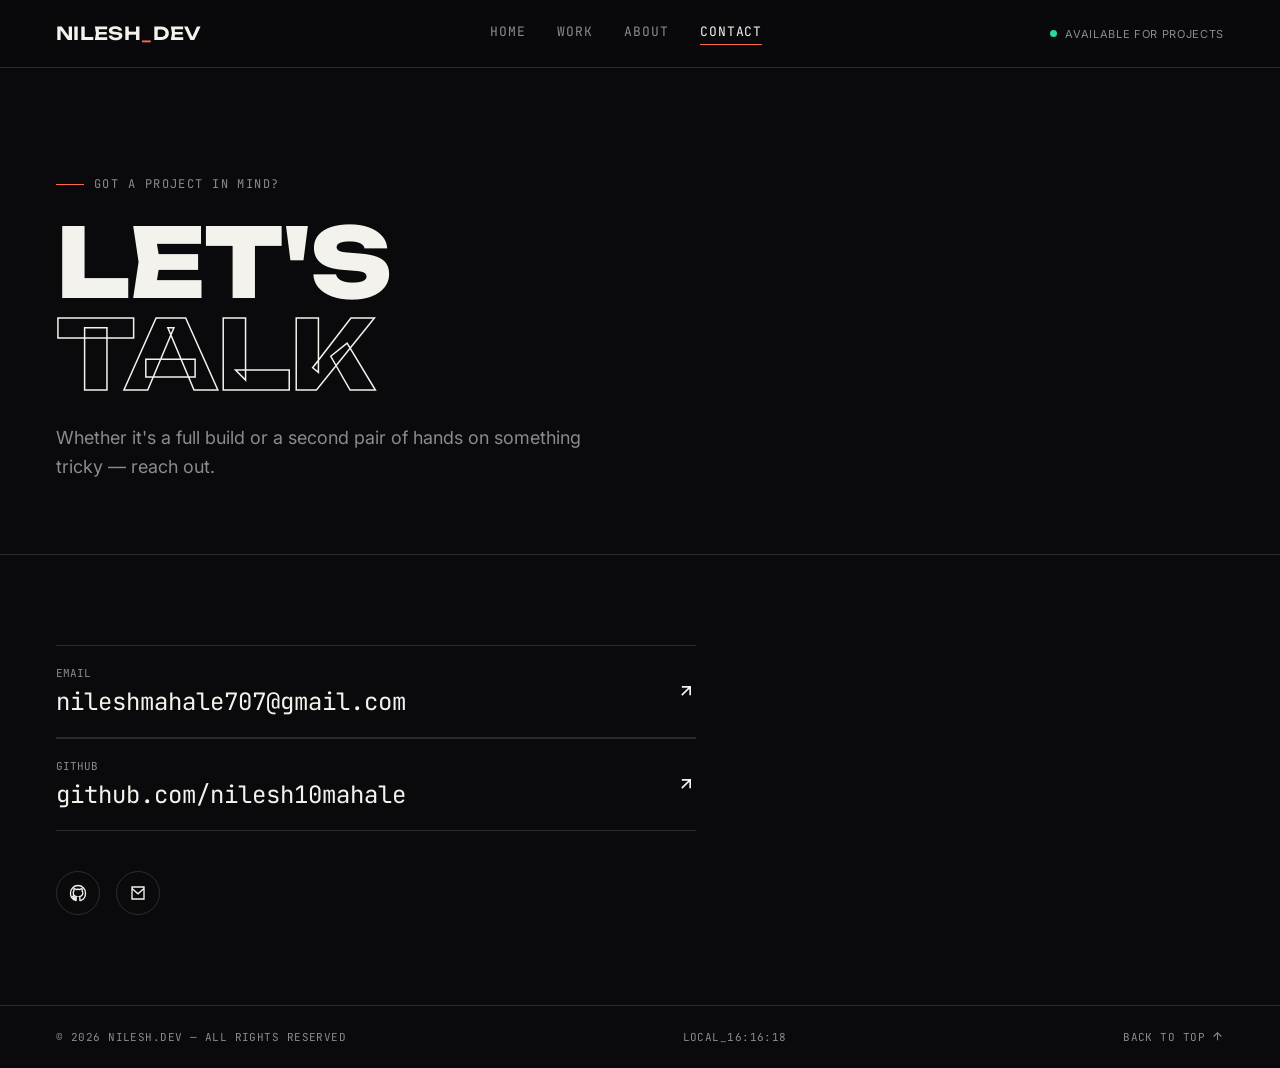
<file: nilesh-portfolio/contact.html>
<!DOCTYPE html>
<html lang="en">
<head>
<meta charset="UTF-8" />
<meta name="viewport" content="width=device-width, initial-scale=1, shrink-to-fit=no" />
<title>Contact — Nilesh.dev</title>
<meta name="description" content="Get in touch with Nilesh — creative developer." />
<link rel="stylesheet" href="style.css" />
</head>
<body>

<nav class="nav">
  <div class="logo display">NILESH<span class="cursor mono">_</span>DEV</div>
  <div class="navlinks mono">
    <a href="index.html">Home</a>
    <a href="work.html">Work</a>
    <a href="about.html">About</a>
    <a href="contact.html" class="current">Contact</a>
  </div>
  <div class="nav-right">
    <div class="status"><span class="dot"></span>AVAILABLE FOR PROJECTS</div>
    <button class="menu-btn" data-menu-btn aria-label="Open menu"><span></span><span></span><span></span></button>
  </div>
</nav>

<div class="overlay" data-overlay>
  <div class="overlay-links display">
    <a href="index.html">Home</a>
    <a href="work.html">Work</a>
    <a href="about.html">About</a>
    <a href="contact.html" class="current">Contact</a>
  </div>
  <div class="overlay-foot">
    <a class="social-btn icon-btn" href="https://github.com/nilesh10mahale" target="_blank" rel="noopener" aria-label="GitHub">
      <svg width="18" height="18" viewBox="0 0 24 24" fill="none" stroke="currentColor" stroke-width="1.8"><path d="M12 2C6.48 2 2 6.58 2 12.25c0 4.53 2.87 8.37 6.84 9.73.5.1.68-.22.68-.49v-1.7c-2.78.62-3.37-1.37-3.37-1.37-.46-1.2-1.11-1.52-1.11-1.52-.91-.64.07-.62.07-.62 1 .07 1.53 1.06 1.53 1.06.9 1.58 2.34 1.12 2.91.86.09-.67.35-1.12.64-1.38-2.22-.26-4.56-1.14-4.56-5.06 0-1.12.39-2.03 1.03-2.75-.1-.26-.45-1.32.1-2.75 0 0 .84-.28 2.75 1.05a9.3 9.3 0 0 1 5 0c1.9-1.33 2.75-1.05 2.75-1.05.55 1.43.2 2.49.1 2.75.64.72 1.03 1.63 1.03 2.75 0 3.93-2.34 4.79-4.57 5.05.36.32.68.94.68 1.9v2.82c0 .27.18.6.69.49A10.02 10.02 0 0 0 22 12.25C22 6.58 17.52 2 12 2Z"/></svg>
    </a>
    <a class="social-btn icon-btn" href="mailto:nileshmahale707@gmail.com" aria-label="Email">
      <svg width="18" height="18" viewBox="0 0 24 24" fill="none" stroke="currentColor" stroke-width="1.8"><path d="M4 4h16v16H4z"/><path d="m4 6 8 7 8-7"/></svg>
    </a>
    <span class="mono" data-clock style="color: var(--muted); font-size: 12px;"></span>
  </div>
</div>

<header class="page-hero">
  <div class="eyebrow mono"><span class="bar"></span>GOT A PROJECT IN MIND?</div>
  <h1 class="page-title display">LET'S<br /><span class="outline">TALK</span></h1>
  <p class="page-sub">Whether it's a full build or a second pair of hands on something tricky — reach out.</p>
</header>

<section class="section" style="text-align:left;">
  <div class="contact-links">
    <a href="mailto:nileshmahale707@gmail.com" class="contact-link reveal">
      <span>
        <span class="mono" style="color:var(--muted); font-size:11px; display:block; margin-bottom:6px;">EMAIL</span>
        <span class="mono" style="font-size:inherit;">nileshmahale707@gmail.com</span>
      </span>
      <svg width="20" height="20" viewBox="0 0 24 24" fill="none" stroke="currentColor" stroke-width="2"><path d="M7 17 17 7M7 7h10v10"/></svg>
    </a>
    <a href="https://github.com/nilesh10mahale" target="_blank" rel="noopener" class="contact-link reveal">
      <span>
        <span class="mono" style="color:var(--muted); font-size:11px; display:block; margin-bottom:6px;">GITHUB</span>
        <span class="mono" style="font-size:inherit;">github.com/nilesh10mahale</span>
      </span>
      <svg width="20" height="20" viewBox="0 0 24 24" fill="none" stroke="currentColor" stroke-width="2"><path d="M7 17 17 7M7 7h10v10"/></svg>
    </a>
  </div>

  <div class="socials reveal">
    <a href="https://github.com/nilesh10mahale" target="_blank" rel="noopener" class="social-btn" aria-label="GitHub">
      <svg width="18" height="18" viewBox="0 0 24 24" fill="none" stroke="currentColor" stroke-width="1.8"><path d="M12 2C6.48 2 2 6.58 2 12.25c0 4.53 2.87 8.37 6.84 9.73.5.1.68-.22.68-.49v-1.7c-2.78.62-3.37-1.37-3.37-1.37-.46-1.2-1.11-1.52-1.11-1.52-.91-.64.07-.62.07-.62 1 .07 1.53 1.06 1.53 1.06.9 1.58 2.34 1.12 2.91.86.09-.67.35-1.12.64-1.38-2.22-.26-4.56-1.14-4.56-5.06 0-1.12.39-2.03 1.03-2.75-.1-.26-.45-1.32.1-2.75 0 0 .84-.28 2.75 1.05a9.3 9.3 0 0 1 5 0c1.9-1.33 2.75-1.05 2.75-1.05.55 1.43.2 2.49.1 2.75.64.72 1.03 1.63 1.03 2.75 0 3.93-2.34 4.79-4.57 5.05.36.32.68.94.68 1.9v2.82c0 .27.18.6.69.49A10.02 10.02 0 0 0 22 12.25C22 6.58 17.52 2 12 2Z"/></svg>
    </a>
    <a href="mailto:nileshmahale707@gmail.com" class="social-btn" aria-label="Email">
      <svg width="18" height="18" viewBox="0 0 24 24" fill="none" stroke="currentColor" stroke-width="1.8"><path d="M4 4h16v16H4z"/><path d="m4 6 8 7 8-7"/></svg>
    </a>
  </div>
</section>

<div class="footbar">
  <span>© 2026 NILESH.DEV — ALL RIGHTS RESERVED</span>
  <span class="mono" data-clock></span>
  <a href="#" class="totop mono" data-totop>BACK TO TOP
    <svg width="13" height="13" viewBox="0 0 24 24" fill="none" stroke="currentColor" stroke-width="2"><path d="M12 19V5M5 12l7-7 7 7"/></svg>
  </a>
</div>

<script src="script.js"></script>
</body>
</html>
</file>
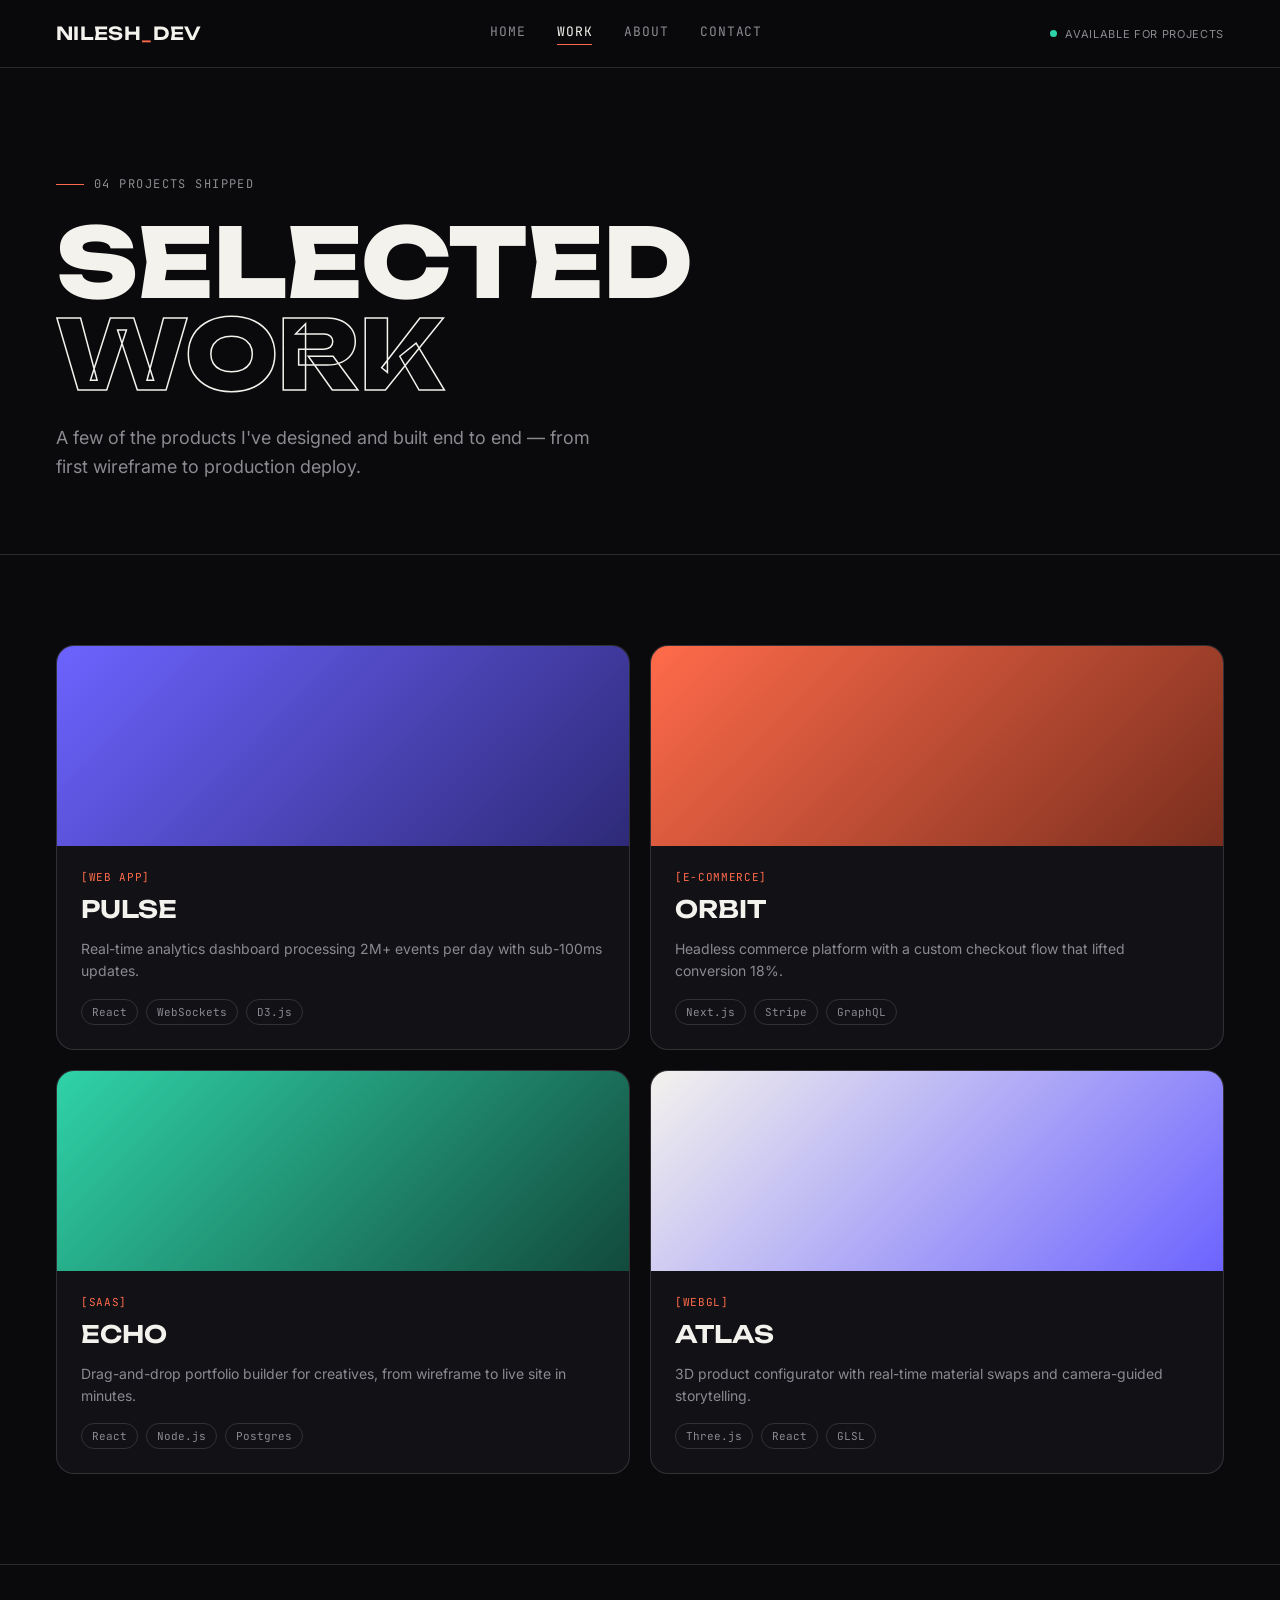
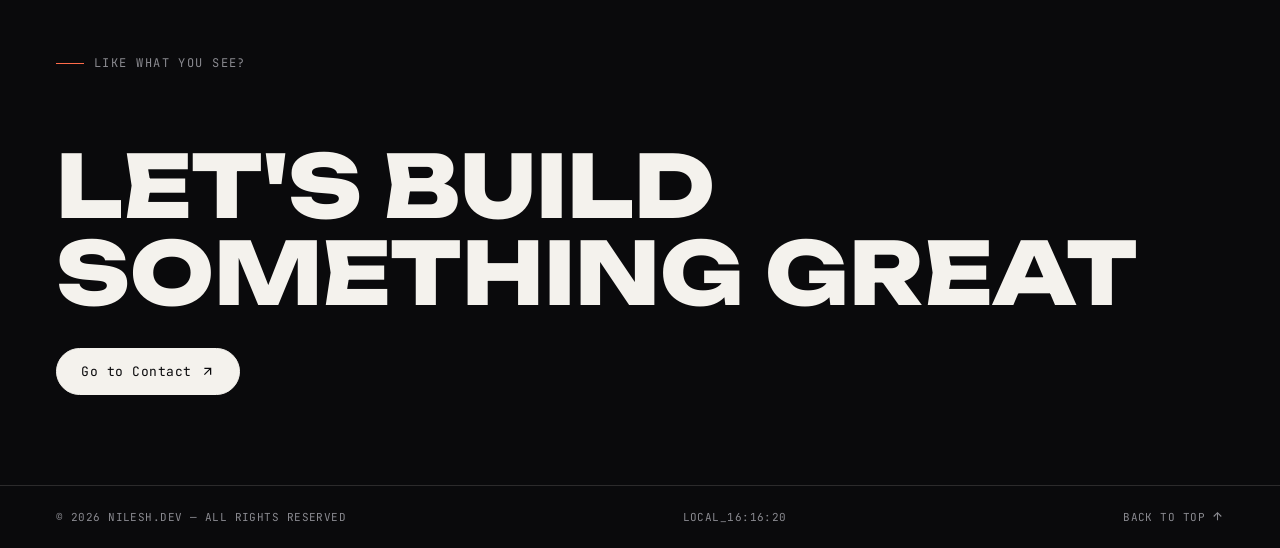
<file: nilesh-portfolio/work.html>
<!DOCTYPE html>
<html lang="en">
<head>
<meta charset="UTF-8" />
<meta name="viewport" content="width=device-width, initial-scale=1, shrink-to-fit=no" />
<title>Work — Nilesh.dev</title>
<meta name="description" content="Selected projects by Nilesh — web apps, e-commerce, SaaS and WebGL experiences." />
<link rel="stylesheet" href="style.css" />
</head>
<body>

<nav class="nav">
  <div class="logo display">NILESH<span class="cursor mono">_</span>DEV</div>
  <div class="navlinks mono">
    <a href="index.html">Home</a>
    <a href="work.html" class="current">Work</a>
    <a href="about.html">About</a>
    <a href="contact.html">Contact</a>
  </div>
  <div class="nav-right">
    <div class="status"><span class="dot"></span>AVAILABLE FOR PROJECTS</div>
    <button class="menu-btn" data-menu-btn aria-label="Open menu"><span></span><span></span><span></span></button>
  </div>
</nav>

<div class="overlay" data-overlay>
  <div class="overlay-links display">
    <a href="index.html">Home</a>
    <a href="work.html" class="current">Work</a>
    <a href="about.html">About</a>
    <a href="contact.html">Contact</a>
  </div>
  <div class="overlay-foot">
    <a class="social-btn icon-btn" href="https://github.com/nilesh10mahale" target="_blank" rel="noopener" aria-label="GitHub">
      <svg width="18" height="18" viewBox="0 0 24 24" fill="none" stroke="currentColor" stroke-width="1.8"><path d="M12 2C6.48 2 2 6.58 2 12.25c0 4.53 2.87 8.37 6.84 9.73.5.1.68-.22.68-.49v-1.7c-2.78.62-3.37-1.37-3.37-1.37-.46-1.2-1.11-1.52-1.11-1.52-.91-.64.07-.62.07-.62 1 .07 1.53 1.06 1.53 1.06.9 1.58 2.34 1.12 2.91.86.09-.67.35-1.12.64-1.38-2.22-.26-4.56-1.14-4.56-5.06 0-1.12.39-2.03 1.03-2.75-.1-.26-.45-1.32.1-2.75 0 0 .84-.28 2.75 1.05a9.3 9.3 0 0 1 5 0c1.9-1.33 2.75-1.05 2.75-1.05.55 1.43.2 2.49.1 2.75.64.72 1.03 1.63 1.03 2.75 0 3.93-2.34 4.79-4.57 5.05.36.32.68.94.68 1.9v2.82c0 .27.18.6.69.49A10.02 10.02 0 0 0 22 12.25C22 6.58 17.52 2 12 2Z"/></svg>
    </a>
    <a class="social-btn icon-btn" href="mailto:nileshmahale707@gmail.com" aria-label="Email">
      <svg width="18" height="18" viewBox="0 0 24 24" fill="none" stroke="currentColor" stroke-width="1.8"><path d="M4 4h16v16H4z"/><path d="m4 6 8 7 8-7"/></svg>
    </a>
    <span class="mono" data-clock style="color: var(--muted); font-size: 12px;"></span>
  </div>
</div>

<header class="page-hero">
  <div class="eyebrow mono"><span class="bar"></span>04 PROJECTS SHIPPED</div>
  <h1 class="page-title display">SELECTED<br /><span class="outline">WORK</span></h1>
  <p class="page-sub">A few of the products I've designed and built end to end — from first wireframe to production deploy.</p>
</header>

<section class="section">
  <div class="grid" id="work-grid"></div>
</section>

<section class="section" style="text-align:left;">
  <div class="eyebrow mono reveal"><span class="bar"></span>LIKE WHAT YOU SEE?</div>
  <h2 class="contact-title display reveal">Let's Build<br />Something Great</h2>
  <a href="contact.html" class="btn primary reveal">Go to Contact
    <svg width="15" height="15" viewBox="0 0 24 24" fill="none" stroke="currentColor" stroke-width="2"><path d="M7 17 17 7M7 7h10v10"/></svg>
  </a>
</section>

<div class="footbar">
  <span>© 2026 NILESH.DEV — ALL RIGHTS RESERVED</span>
  <span class="mono" data-clock></span>
  <a href="#" class="totop mono" data-totop>BACK TO TOP
    <svg width="13" height="13" viewBox="0 0 24 24" fill="none" stroke="currentColor" stroke-width="2"><path d="M12 19V5M5 12l7-7 7 7"/></svg>
  </a>
</div>

<script>
const PROJECTS = [
  { tag: "WEB APP", title: "Pulse", desc: "Real-time analytics dashboard processing 2M+ events per day with sub-100ms updates.", stack: ["React","WebSockets","D3.js"], gradient: "linear-gradient(135deg, #6C63FF 0%, #2E2A78 100%)" },
  { tag: "E-COMMERCE", title: "Orbit", desc: "Headless commerce platform with a custom checkout flow that lifted conversion 18%.", stack: ["Next.js","Stripe","GraphQL"], gradient: "linear-gradient(135deg, #FF6B4A 0%, #7A2E1E 100%)" },
  { tag: "SAAS", title: "Echo", desc: "Drag-and-drop portfolio builder for creatives, from wireframe to live site in minutes.", stack: ["React","Node.js","Postgres"], gradient: "linear-gradient(135deg, #2FD3A8 0%, #124A3C 100%)" },
  { tag: "WEBGL", title: "Atlas", desc: "3D product configurator with real-time material swaps and camera-guided storytelling.", stack: ["Three.js","React","GLSL"], gradient: "linear-gradient(135deg, #F4F2ED 0%, #6C63FF 100%)" }
];
document.getElementById('work-grid').innerHTML = PROJECTS.map(p => `
  <a href="#" class="card reveal">
    <div class="card-thumb" style="background:${p.gradient}">
      <div class="card-arrow"><svg width="18" height="18" viewBox="0 0 24 24" fill="none" stroke="#F4F2ED" stroke-width="2"><path d="M7 17 17 7M7 7h10v10"/></svg></div>
    </div>
    <div class="card-body">
      <span class="card-tag mono">[${p.tag}]</span>
      <div class="card-title display">${p.title}</div>
      <p class="card-desc">${p.desc}</p>
      <div class="card-stack">${p.stack.map(s => `<span class="chip mono">${s}</span>`).join('')}</div>
    </div>
  </a>
`).join('');
</script>
<script src="script.js"></script>
</body>
</html>
</file>
<file: style.css>
@import url('https://fonts.googleapis.com/css2?family=Unbounded:wght@200;400;600;800;900&family=Inter:wght@400;500;600&family=JetBrains+Mono:wght@400;500;600&display=swap');

:root {
  --bg: #0A0A0C;
  --bg-alt: #111116;
  --fg: #F4F2ED;
  --muted: #8A8A90;
  --line: rgba(244,242,237,0.14);
  --accent: #6C63FF;
  --accent-2: #FF6B4A;
}

* { box-sizing: border-box; }

html { scroll-behavior: smooth; }

body {
  margin: 0;
  background: var(--bg);
  color: var(--fg);
  font-family: 'Inter', sans-serif;
  overflow-x: hidden;
}

a { color: inherit; text-decoration: none; }
a:focus-visible, button:focus-visible { outline: 2px solid var(--accent); outline-offset: 3px; }

.mono { font-family: 'JetBrains Mono', monospace; }
.display { font-family: 'Unbounded', sans-serif; }

/* ---------- NAV ---------- */
.nav {
  position: sticky;
  top: 0;
  z-index: 100;
  display: flex;
  align-items: center;
  justify-content: space-between;
  padding: 22px clamp(20px, 5vw, 56px);
  background: rgba(10,10,12,0.75);
  backdrop-filter: blur(10px);
  border-bottom: 1px solid var(--line);
}
.logo { font-size: 18px; font-weight: 600; letter-spacing: 0.02em; }
.cursor { display: inline-block; color: var(--accent-2); animation: blink 1.1s steps(1) infinite; }
@keyframes blink { 50% { opacity: 0; } }

.navlinks { display: flex; gap: 32px; font-size: 13px; letter-spacing: 0.06em; text-transform: uppercase; }
.navlinks a { position: relative; color: var(--muted); transition: color 0.25s ease; padding-bottom: 4px; }
.navlinks a:hover, .navlinks a.current { color: var(--fg); }
.navlinks a.current { border-bottom: 1px solid var(--accent-2); }

.nav-right { display: flex; align-items: center; gap: 20px; }

.status { display: flex; align-items: center; gap: 8px; font-size: 11px; letter-spacing: 0.06em; color: var(--muted); }
.dot { width: 7px; height: 7px; border-radius: 50%; background: #2FD3A8; animation: pulse 2s ease infinite; }
@keyframes pulse {
  0% { box-shadow: 0 0 0 0 rgba(47,211,168,0.5); }
  70% { box-shadow: 0 0 0 8px rgba(47,211,168,0); }
  100% { box-shadow: 0 0 0 0 rgba(47,211,168,0); }
}

.menu-btn {
  display: none;
  flex-direction: column;
  gap: 5px;
  background: none;
  border: none;
  cursor: pointer;
  padding: 6px;
}
.menu-btn span { width: 22px; height: 2px; background: var(--fg); display: block; transition: all 0.3s ease; }
.menu-btn.open span:nth-child(1) { transform: translateY(7px) rotate(45deg); }
.menu-btn.open span:nth-child(2) { opacity: 0; }
.menu-btn.open span:nth-child(3) { transform: translateY(-7px) rotate(-45deg); }

@media (max-width: 780px) {
  .navlinks, .status { display: none; }
  .menu-btn { display: flex; }
}

/* ---------- FULLSCREEN OVERLAY MENU ---------- */
.overlay {
  position: fixed;
  inset: 0;
  background: var(--bg);
  z-index: 99;
  display: flex;
  flex-direction: column;
  justify-content: center;
  padding: 40px clamp(24px, 8vw, 80px);
  transform: translateY(-100%);
  transition: transform 0.5s cubic-bezier(.77,0,.18,1);
}
.overlay.open { transform: translateY(0); }
.overlay-links { display: flex; flex-direction: column; gap: 14px; }
.overlay-links a {
  font-family: 'Unbounded', sans-serif;
  font-weight: 700;
  text-transform: uppercase;
  font-size: clamp(2rem, 9vw, 4rem);
  color: var(--muted);
  transition: color 0.25s ease;
}
.overlay-links a:hover, .overlay-links a.current { color: var(--fg); }
.overlay-foot {
  margin-top: 60px;
  display: flex;
  gap: 24px;
  align-items: center;
}
.overlay-foot .icon-btn { width: 44px; height: 44px; }

/* ---------- SHARED SECTION ---------- */
.section {
  padding: clamp(60px, 10vh, 120px) clamp(20px, 5vw, 56px);
  border-bottom: 1px solid var(--line);
}
.section-head {
  display: flex;
  justify-content: space-between;
  align-items: flex-end;
  margin-bottom: clamp(36px, 6vh, 64px);
  gap: 20px;
  flex-wrap: wrap;
}
.section-title { font-size: clamp(2rem, 5vw, 3.4rem); font-weight: 800; text-transform: uppercase; letter-spacing: -0.01em; }
.section-note { font-family: 'JetBrains Mono', monospace; font-size: 12px; color: var(--muted); letter-spacing: 0.05em; }

.eyebrow { font-size: 12px; letter-spacing: 0.12em; color: var(--muted); margin-bottom: 24px; display: flex; gap: 10px; align-items: center; }
.eyebrow .bar { width: 28px; height: 1px; background: var(--accent-2); display: inline-block; }

/* ---------- PAGE HERO (about/work/contact) ---------- */
.page-hero {
  padding: clamp(60px, 12vh, 130px) clamp(20px, 5vw, 56px) clamp(30px, 6vh, 60px);
  border-bottom: 1px solid var(--line);
}
.page-title {
  font-weight: 800;
  line-height: 0.96;
  letter-spacing: -0.01em;
  font-size: clamp(2.4rem, 8vw, 6rem);
  text-transform: uppercase;
  margin: 0;
}
.page-sub { margin-top: 24px; max-width: 560px; color: var(--muted); font-size: clamp(15px, 1.6vw, 18px); line-height: 1.6; }

.outline { -webkit-text-stroke: 1.5px var(--fg); color: transparent; }
.fill-accent { color: var(--accent); }

/* ---------- HOME HERO ---------- */
.hero {
  padding: clamp(40px, 8vh, 90px) clamp(20px, 5vw, 56px) clamp(40px, 8vh, 80px);
  min-height: 84vh;
  display: flex;
  flex-direction: column;
  justify-content: center;
  position: relative;
}
.headline { font-weight: 800; line-height: 0.96; letter-spacing: -0.01em; font-size: clamp(2.6rem, 8.6vw, 7.2rem); margin: 0; text-transform: uppercase; }
.headline .line { display: block; opacity: 0; transform: translateY(40px); animation: rise 0.8s ease forwards; }
.headline .line:nth-child(1) { animation-delay: 0.05s; }
.headline .line:nth-child(2) { animation-delay: 0.18s; }
.headline .line:nth-child(3) { animation-delay: 0.31s; }
.headline .line:nth-child(4) { animation-delay: 0.44s; }
@keyframes rise { to { opacity: 1; transform: translateY(0); } }

.hero-sub { margin-top: 32px; max-width: 480px; color: var(--muted); font-size: clamp(15px, 1.6vw, 18px); line-height: 1.6; }
.hero-cta { margin-top: 40px; display: flex; gap: 16px; flex-wrap: wrap; }

.btn {
  font-family: 'JetBrains Mono', monospace;
  font-size: 13px;
  letter-spacing: 0.04em;
  padding: 14px 24px;
  border-radius: 999px;
  display: inline-flex;
  align-items: center;
  gap: 8px;
  cursor: pointer;
  border: 1px solid var(--line);
  transition: all 0.25s ease;
  background: transparent;
  color: var(--fg);
}
.btn.primary { background: var(--fg); color: var(--bg); border-color: var(--fg); }
.btn.primary:hover { background: var(--accent); border-color: var(--accent); color: var(--fg); }
.btn:not(.primary):hover { border-color: var(--fg); }

.hero-foot {
  margin-top: clamp(50px, 10vh, 100px);
  display: flex;
  justify-content: space-between;
  align-items: flex-end;
  font-family: 'JetBrains Mono', monospace;
  font-size: 12px;
  color: var(--muted);
  letter-spacing: 0.04em;
}
.scrollcue { display: flex; flex-direction: column; align-items: center; gap: 8px; }
.scrollcue .line-anim { width: 1px; height: 40px; background: linear-gradient(var(--muted), transparent); animation: scrolldown 1.6s ease infinite; }
@keyframes scrolldown {
  0% { transform: scaleY(0); transform-origin: top; }
  50% { transform: scaleY(1); transform-origin: top; }
  51% { transform-origin: bottom; }
  100% { transform: scaleY(0); transform-origin: bottom; }
}

/* ---------- MARQUEE ---------- */
.marquee-wrap { background: var(--accent-2); transform: rotate(-1.2deg) scale(1.03); overflow: hidden; padding: 16px 0; margin: 30px 0; }
.marquee { display: flex; width: max-content; animation: marquee 22s linear infinite; }
.marquee span { font-family: 'Unbounded', sans-serif; font-weight: 600; font-size: clamp(18px, 3vw, 30px); color: var(--bg); text-transform: uppercase; white-space: nowrap; padding: 0 24px; }
@keyframes marquee { from { transform: translateX(0); } to { transform: translateX(-50%); } }

/* ---------- WORK GRID ---------- */
.grid { display: grid; grid-template-columns: repeat(2, 1fr); gap: 20px; }
@media (max-width: 780px) { .grid { grid-template-columns: 1fr; } }

.card { position: relative; border: 1px solid var(--line); border-radius: 18px; overflow: hidden; background: var(--bg-alt); transition: transform 0.35s ease, border-color 0.35s ease; }
.card:hover { transform: translateY(-6px); border-color: rgba(244,242,237,0.3); }
.card-thumb { height: 200px; width: 100%; position: relative; display: grid; place-items: center; overflow: hidden; background: var(--bg-alt); }
.card-thumb img { width: 100%; height: 100%; object-fit: cover; display: block; }
.card-thumb::after { content: ""; position: absolute; inset: 0; background: linear-gradient(180deg, rgba(10,10,12,0) 35%, rgba(10,10,12,0.28) 100%); pointer-events: none; }
.card-arrow { position: absolute; top: 16px; right: 16px; width: 38px; height: 38px; border-radius: 50%; background: rgba(10,10,12,0.55); display: flex; align-items: center; justify-content: center; transform: rotate(-8deg) scale(0.9); opacity: 0; transition: all 0.3s ease; }
.card:hover .card-arrow { opacity: 1; transform: rotate(0) scale(1); }
.card-body { padding: 24px; }
.card-tag { font-family: 'JetBrains Mono', monospace; font-size: 11px; letter-spacing: 0.06em; color: var(--accent-2); margin-bottom: 10px; display: block; }
.card-title { font-family: 'Unbounded', sans-serif; font-weight: 600; font-size: 24px; margin-bottom: 10px; text-transform: uppercase; }
.card-desc { color: var(--muted); font-size: 14px; line-height: 1.6; margin-bottom: 16px; }
.card-stack { display: flex; gap: 8px; flex-wrap: wrap; }
.chip { font-family: 'JetBrains Mono', monospace; font-size: 11px; padding: 5px 10px; border: 1px solid var(--line); border-radius: 999px; color: var(--muted); }

/* ---------- PROCESS ---------- */
.process { display: grid; grid-template-columns: repeat(4, 1fr); gap: 24px; }
@media (max-width: 900px) { .process { grid-template-columns: 1fr 1fr; } }
@media (max-width: 540px) { .process { grid-template-columns: 1fr; } }
.process-item { border-top: 1px solid var(--line); padding-top: 20px; }
.process-n { font-family: 'JetBrains Mono', monospace; color: var(--accent); font-size: 13px; margin-bottom: 14px; display: block; }
.process-title { font-family: 'Unbounded', sans-serif; font-weight: 600; font-size: 20px; text-transform: uppercase; margin-bottom: 10px; }
.process-desc { color: var(--muted); font-size: 14px; line-height: 1.6; }

/* ---------- ABOUT ---------- */
.about { display: grid; grid-template-columns: 1fr 1.4fr; gap: 40px; }
@media (max-width: 780px) { .about { grid-template-columns: 1fr; } }
.about-bio { color: var(--muted); font-size: clamp(16px, 2vw, 20px); line-height: 1.7; margin-bottom: 28px; }
.about-bio strong { color: var(--fg); font-weight: 600; }
.skills { display: flex; flex-wrap: wrap; gap: 10px; }

/* ---------- CONTACT ---------- */
.contact-title { font-family: 'Unbounded', sans-serif; font-weight: 800; text-transform: uppercase; font-size: clamp(2.2rem, 7vw, 5.4rem); line-height: 1; margin-bottom: 32px; }
.contact-link {
  font-family: 'JetBrains Mono', monospace;
  font-size: clamp(1rem, 2.6vw, 1.5rem);
  border-bottom: 1px solid var(--line);
  padding-bottom: 6px;
  display: flex;
  align-items: center;
  justify-content: space-between;
  gap: 12px;
  transition: color 0.25s ease, border-color 0.25s ease, padding-left 0.25s ease;
  padding-top: 20px;
  padding-bottom: 20px;
  border-top: 1px solid var(--line);
}
.contact-link:hover { color: var(--accent-2); padding-left: 8px; }
.contact-links { max-width: 640px; }
.contact-links .contact-link:last-child { border-bottom: 1px solid var(--line); }

.socials { display: flex; gap: 16px; margin-top: 40px; }
.social-btn { width: 44px; height: 44px; border-radius: 50%; border: 1px solid var(--line); display: flex; align-items: center; justify-content: center; transition: all 0.25s ease; }
.social-btn:hover { border-color: var(--fg); transform: translateY(-3px); }

/* ---------- FOOTER ---------- */
.footbar {
  padding: 24px clamp(20px, 5vw, 56px);
  display: flex;
  justify-content: space-between;
  align-items: center;
  font-family: 'JetBrains Mono', monospace;
  font-size: 11px;
  color: var(--muted);
  letter-spacing: 0.04em;
  flex-wrap: wrap;
  gap: 12px;
}
.totop { display: flex; align-items: center; gap: 6px; }
.totop:hover { color: var(--fg); }

/* ---------- REVEAL ---------- */
.reveal { opacity: 0; transform: translateY(24px); transition: opacity 0.7s ease, transform 0.7s ease; }
.reveal.visible { opacity: 1; transform: translateY(0); }

/* ---------- CASE STUDY ---------- */
.case-hero-thumb { height: clamp(220px, 40vw, 420px); width: 100%; border-radius: 18px; margin-top: 32px; position: relative; overflow: hidden; }
.case-hero-thumb::after { content: ""; position: absolute; inset: 0; background: linear-gradient(180deg, rgba(10,10,12,0) 40%, rgba(10,10,12,0.55) 100%); }

.case-meta { display: flex; flex-wrap: wrap; gap: 32px; margin-top: 28px; padding-top: 24px; border-top: 1px solid var(--line); }
.case-meta-item .k { display: block; font-family: 'JetBrains Mono', monospace; font-size: 11px; color: var(--muted); letter-spacing: 0.06em; margin-bottom: 6px; }
.case-meta-item .v { font-size: 15px; }
.case-meta-item .v a { color: var(--fg); border-bottom: 1px solid var(--line); }
.case-meta-item .v a:hover { color: var(--accent-2); border-color: var(--accent-2); }

.case-block { margin-bottom: 44px; }
.case-block:last-child { margin-bottom: 0; }
.case-block h3 { font-family: 'Unbounded', sans-serif; font-weight: 600; font-size: clamp(18px, 2.4vw, 22px); text-transform: uppercase; margin-bottom: 14px; }
.case-block p { color: var(--muted); font-size: 15px; line-height: 1.75; max-width: 680px; }
.case-block ul { margin: 0; padding: 0; list-style: none; max-width: 680px; }
.case-block li { color: var(--muted); font-size: 15px; line-height: 1.7; padding-left: 22px; position: relative; margin-bottom: 8px; }
.case-block li::before { content: "→"; position: absolute; left: 0; color: var(--accent-2); }

.case-stats { display: grid; grid-template-columns: repeat(3, 1fr); gap: 20px; margin-top: 8px; }
.case-stat { border: 1px solid var(--line); border-radius: 14px; padding: 20px; background: var(--bg-alt); }
.case-stat .num { font-family: 'Unbounded', sans-serif; font-weight: 800; font-size: clamp(1.6rem, 3vw, 2.2rem); color: var(--accent-2); display: block; }
.case-stat .label { font-family: 'JetBrains Mono', monospace; font-size: 11px; color: var(--muted); letter-spacing: 0.04em; margin-top: 6px; display: block; }

.case-nav { display: flex; justify-content: space-between; gap: 20px; margin-top: 60px; padding-top: 28px; border-top: 1px solid var(--line); }
.case-nav a { font-family: 'JetBrains Mono', monospace; font-size: 12px; color: var(--muted); letter-spacing: 0.05em; }
.case-nav a:hover { color: var(--fg); }
.case-nav a span { display: block; font-family: 'Unbounded', sans-serif; font-size: 16px; color: var(--fg); text-transform: uppercase; margin-top: 6px; }
.case-nav .next { text-align: right; }

.disclaimer-tag { font-family: 'JetBrains Mono', monospace; font-size: 10px; letter-spacing: 0.06em; color: var(--muted); border: 1px dashed var(--line); border-radius: 999px; padding: 5px 12px; display: inline-block; margin-top: 20px; }

@media (max-width: 780px) {
  .case-stats { grid-template-columns: 1fr; }
  .case-nav { flex-direction: column; }
  .case-nav .next { text-align: left; }
}

@media (prefers-reduced-motion: reduce) {
  .marquee, .cursor, .dot, .scrollcue .line-anim, .headline .line { animation: none !important; }
  .headline .line { opacity: 1; transform: none; }
  .reveal { opacity: 1; transform: none; transition: none; }
}
</file>
<file: nilesh-portfolio/style.css>
@import url('https://fonts.googleapis.com/css2?family=Unbounded:wght@200;400;600;800;900&family=Inter:wght@400;500;600&family=JetBrains+Mono:wght@400;500;600&display=swap');

:root {
  --bg: #0A0A0C;
  --bg-alt: #111116;
  --fg: #F4F2ED;
  --muted: #8A8A90;
  --line: rgba(244,242,237,0.14);
  --accent: #6C63FF;
  --accent-2: #FF6B4A;
}

* { box-sizing: border-box; }

html { scroll-behavior: smooth; }

body {
  margin: 0;
  background: var(--bg);
  color: var(--fg);
  font-family: 'Inter', sans-serif;
  overflow-x: hidden;
}

a { color: inherit; text-decoration: none; }
a:focus-visible, button:focus-visible { outline: 2px solid var(--accent); outline-offset: 3px; }

.mono { font-family: 'JetBrains Mono', monospace; }
.display { font-family: 'Unbounded', sans-serif; }

/* ---------- NAV ---------- */
.nav {
  position: sticky;
  top: 0;
  z-index: 100;
  display: flex;
  align-items: center;
  justify-content: space-between;
  padding: 22px clamp(20px, 5vw, 56px);
  background: rgba(10,10,12,0.75);
  backdrop-filter: blur(10px);
  border-bottom: 1px solid var(--line);
}
.logo { font-size: 18px; font-weight: 600; letter-spacing: 0.02em; }
.cursor { display: inline-block; color: var(--accent-2); animation: blink 1.1s steps(1) infinite; }
@keyframes blink { 50% { opacity: 0; } }

.navlinks { display: flex; gap: 32px; font-size: 13px; letter-spacing: 0.06em; text-transform: uppercase; }
.navlinks a { position: relative; color: var(--muted); transition: color 0.25s ease; padding-bottom: 4px; }
.navlinks a:hover, .navlinks a.current { color: var(--fg); }
.navlinks a.current { border-bottom: 1px solid var(--accent-2); }

.nav-right { display: flex; align-items: center; gap: 20px; }

.status { display: flex; align-items: center; gap: 8px; font-size: 11px; letter-spacing: 0.06em; color: var(--muted); }
.dot { width: 7px; height: 7px; border-radius: 50%; background: #2FD3A8; animation: pulse 2s ease infinite; }
@keyframes pulse {
  0% { box-shadow: 0 0 0 0 rgba(47,211,168,0.5); }
  70% { box-shadow: 0 0 0 8px rgba(47,211,168,0); }
  100% { box-shadow: 0 0 0 0 rgba(47,211,168,0); }
}

.menu-btn {
  display: none;
  flex-direction: column;
  gap: 5px;
  background: none;
  border: none;
  cursor: pointer;
  padding: 6px;
}
.menu-btn span { width: 22px; height: 2px; background: var(--fg); display: block; transition: all 0.3s ease; }
.menu-btn.open span:nth-child(1) { transform: translateY(7px) rotate(45deg); }
.menu-btn.open span:nth-child(2) { opacity: 0; }
.menu-btn.open span:nth-child(3) { transform: translateY(-7px) rotate(-45deg); }

@media (max-width: 780px) {
  .navlinks, .status { display: none; }
  .menu-btn { display: flex; }
}

/* ---------- FULLSCREEN OVERLAY MENU ---------- */
.overlay {
  position: fixed;
  inset: 0;
  background: var(--bg);
  z-index: 99;
  display: flex;
  flex-direction: column;
  justify-content: center;
  padding: 40px clamp(24px, 8vw, 80px);
  transform: translateY(-100%);
  transition: transform 0.5s cubic-bezier(.77,0,.18,1);
}
.overlay.open { transform: translateY(0); }
.overlay-links { display: flex; flex-direction: column; gap: 14px; }
.overlay-links a {
  font-family: 'Unbounded', sans-serif;
  font-weight: 700;
  text-transform: uppercase;
  font-size: clamp(2rem, 9vw, 4rem);
  color: var(--muted);
  transition: color 0.25s ease;
}
.overlay-links a:hover, .overlay-links a.current { color: var(--fg); }
.overlay-foot {
  margin-top: 60px;
  display: flex;
  gap: 24px;
  align-items: center;
}
.overlay-foot .icon-btn { width: 44px; height: 44px; }

/* ---------- SHARED SECTION ---------- */
.section {
  padding: clamp(60px, 10vh, 120px) clamp(20px, 5vw, 56px);
  border-bottom: 1px solid var(--line);
}
.section-head {
  display: flex;
  justify-content: space-between;
  align-items: flex-end;
  margin-bottom: clamp(36px, 6vh, 64px);
  gap: 20px;
  flex-wrap: wrap;
}
.section-title { font-size: clamp(2rem, 5vw, 3.4rem); font-weight: 800; text-transform: uppercase; letter-spacing: -0.01em; }
.section-note { font-family: 'JetBrains Mono', monospace; font-size: 12px; color: var(--muted); letter-spacing: 0.05em; }

.eyebrow { font-size: 12px; letter-spacing: 0.12em; color: var(--muted); margin-bottom: 24px; display: flex; gap: 10px; align-items: center; }
.eyebrow .bar { width: 28px; height: 1px; background: var(--accent-2); display: inline-block; }

/* ---------- PAGE HERO (about/work/contact) ---------- */
.page-hero {
  padding: clamp(60px, 12vh, 130px) clamp(20px, 5vw, 56px) clamp(30px, 6vh, 60px);
  border-bottom: 1px solid var(--line);
}
.page-title {
  font-weight: 800;
  line-height: 0.96;
  letter-spacing: -0.01em;
  font-size: clamp(2.4rem, 8vw, 6rem);
  text-transform: uppercase;
  margin: 0;
}
.page-sub { margin-top: 24px; max-width: 560px; color: var(--muted); font-size: clamp(15px, 1.6vw, 18px); line-height: 1.6; }

.outline { -webkit-text-stroke: 1.5px var(--fg); color: transparent; }
.fill-accent { color: var(--accent); }

/* ---------- HOME HERO ---------- */
.hero {
  padding: clamp(40px, 8vh, 90px) clamp(20px, 5vw, 56px) clamp(40px, 8vh, 80px);
  min-height: 84vh;
  display: flex;
  flex-direction: column;
  justify-content: center;
  position: relative;
}
.headline { font-weight: 800; line-height: 0.96; letter-spacing: -0.01em; font-size: clamp(2.6rem, 8.6vw, 7.2rem); margin: 0; text-transform: uppercase; }
.headline .line { display: block; opacity: 0; transform: translateY(40px); animation: rise 0.8s ease forwards; }
.headline .line:nth-child(1) { animation-delay: 0.05s; }
.headline .line:nth-child(2) { animation-delay: 0.18s; }
.headline .line:nth-child(3) { animation-delay: 0.31s; }
.headline .line:nth-child(4) { animation-delay: 0.44s; }
@keyframes rise { to { opacity: 1; transform: translateY(0); } }

.hero-sub { margin-top: 32px; max-width: 480px; color: var(--muted); font-size: clamp(15px, 1.6vw, 18px); line-height: 1.6; }
.hero-cta { margin-top: 40px; display: flex; gap: 16px; flex-wrap: wrap; }

.btn {
  font-family: 'JetBrains Mono', monospace;
  font-size: 13px;
  letter-spacing: 0.04em;
  padding: 14px 24px;
  border-radius: 999px;
  display: inline-flex;
  align-items: center;
  gap: 8px;
  cursor: pointer;
  border: 1px solid var(--line);
  transition: all 0.25s ease;
  background: transparent;
  color: var(--fg);
}
.btn.primary { background: var(--fg); color: var(--bg); border-color: var(--fg); }
.btn.primary:hover { background: var(--accent); border-color: var(--accent); color: var(--fg); }
.btn:not(.primary):hover { border-color: var(--fg); }

.hero-foot {
  margin-top: clamp(50px, 10vh, 100px);
  display: flex;
  justify-content: space-between;
  align-items: flex-end;
  font-family: 'JetBrains Mono', monospace;
  font-size: 12px;
  color: var(--muted);
  letter-spacing: 0.04em;
}
.scrollcue { display: flex; flex-direction: column; align-items: center; gap: 8px; }
.scrollcue .line-anim { width: 1px; height: 40px; background: linear-gradient(var(--muted), transparent); animation: scrolldown 1.6s ease infinite; }
@keyframes scrolldown {
  0% { transform: scaleY(0); transform-origin: top; }
  50% { transform: scaleY(1); transform-origin: top; }
  51% { transform-origin: bottom; }
  100% { transform: scaleY(0); transform-origin: bottom; }
}

/* ---------- MARQUEE ---------- */
.marquee-wrap { background: var(--accent-2); transform: rotate(-1.2deg) scale(1.03); overflow: hidden; padding: 16px 0; margin: 30px 0; }
.marquee { display: flex; width: max-content; animation: marquee 22s linear infinite; }
.marquee span { font-family: 'Unbounded', sans-serif; font-weight: 600; font-size: clamp(18px, 3vw, 30px); color: var(--bg); text-transform: uppercase; white-space: nowrap; padding: 0 24px; }
@keyframes marquee { from { transform: translateX(0); } to { transform: translateX(-50%); } }

/* ---------- WORK GRID ---------- */
.grid { display: grid; grid-template-columns: repeat(2, 1fr); gap: 20px; }
@media (max-width: 780px) { .grid { grid-template-columns: 1fr; } }

.card { position: relative; border: 1px solid var(--line); border-radius: 18px; overflow: hidden; background: var(--bg-alt); transition: transform 0.35s ease, border-color 0.35s ease; }
.card:hover { transform: translateY(-6px); border-color: rgba(244,242,237,0.3); }
.card-thumb { height: 200px; width: 100%; position: relative; }
.card-arrow { position: absolute; top: 16px; right: 16px; width: 38px; height: 38px; border-radius: 50%; background: rgba(10,10,12,0.55); display: flex; align-items: center; justify-content: center; transform: rotate(-8deg) scale(0.9); opacity: 0; transition: all 0.3s ease; }
.card:hover .card-arrow { opacity: 1; transform: rotate(0) scale(1); }
.card-body { padding: 24px; }
.card-tag { font-family: 'JetBrains Mono', monospace; font-size: 11px; letter-spacing: 0.06em; color: var(--accent-2); margin-bottom: 10px; display: block; }
.card-title { font-family: 'Unbounded', sans-serif; font-weight: 600; font-size: 24px; margin-bottom: 10px; text-transform: uppercase; }
.card-desc { color: var(--muted); font-size: 14px; line-height: 1.6; margin-bottom: 16px; }
.card-stack { display: flex; gap: 8px; flex-wrap: wrap; }
.chip { font-family: 'JetBrains Mono', monospace; font-size: 11px; padding: 5px 10px; border: 1px solid var(--line); border-radius: 999px; color: var(--muted); }

/* ---------- PROCESS ---------- */
.process { display: grid; grid-template-columns: repeat(4, 1fr); gap: 24px; }
@media (max-width: 900px) { .process { grid-template-columns: 1fr 1fr; } }
@media (max-width: 540px) { .process { grid-template-columns: 1fr; } }
.process-item { border-top: 1px solid var(--line); padding-top: 20px; }
.process-n { font-family: 'JetBrains Mono', monospace; color: var(--accent); font-size: 13px; margin-bottom: 14px; display: block; }
.process-title { font-family: 'Unbounded', sans-serif; font-weight: 600; font-size: 20px; text-transform: uppercase; margin-bottom: 10px; }
.process-desc { color: var(--muted); font-size: 14px; line-height: 1.6; }

/* ---------- ABOUT ---------- */
.about { display: grid; grid-template-columns: 1fr 1.4fr; gap: 40px; }
@media (max-width: 780px) { .about { grid-template-columns: 1fr; } }
.about-bio { color: var(--muted); font-size: clamp(16px, 2vw, 20px); line-height: 1.7; margin-bottom: 28px; }
.about-bio strong { color: var(--fg); font-weight: 600; }
.skills { display: flex; flex-wrap: wrap; gap: 10px; }

/* ---------- CONTACT ---------- */
.contact-title { font-family: 'Unbounded', sans-serif; font-weight: 800; text-transform: uppercase; font-size: clamp(2.2rem, 7vw, 5.4rem); line-height: 1; margin-bottom: 32px; }
.contact-link {
  font-family: 'JetBrains Mono', monospace;
  font-size: clamp(1rem, 2.6vw, 1.5rem);
  border-bottom: 1px solid var(--line);
  padding-bottom: 6px;
  display: flex;
  align-items: center;
  justify-content: space-between;
  gap: 12px;
  transition: color 0.25s ease, border-color 0.25s ease, padding-left 0.25s ease;
  padding-top: 20px;
  padding-bottom: 20px;
  border-top: 1px solid var(--line);
}
.contact-link:hover { color: var(--accent-2); padding-left: 8px; }
.contact-links { max-width: 640px; }
.contact-links .contact-link:last-child { border-bottom: 1px solid var(--line); }

.socials { display: flex; gap: 16px; margin-top: 40px; }
.social-btn { width: 44px; height: 44px; border-radius: 50%; border: 1px solid var(--line); display: flex; align-items: center; justify-content: center; transition: all 0.25s ease; }
.social-btn:hover { border-color: var(--fg); transform: translateY(-3px); }

/* ---------- FOOTER ---------- */
.footbar {
  padding: 24px clamp(20px, 5vw, 56px);
  display: flex;
  justify-content: space-between;
  align-items: center;
  font-family: 'JetBrains Mono', monospace;
  font-size: 11px;
  color: var(--muted);
  letter-spacing: 0.04em;
  flex-wrap: wrap;
  gap: 12px;
}
.totop { display: flex; align-items: center; gap: 6px; }
.totop:hover { color: var(--fg); }

/* ---------- REVEAL ---------- */
.reveal { opacity: 0; transform: translateY(24px); transition: opacity 0.7s ease, transform 0.7s ease; }
.reveal.visible { opacity: 1; transform: translateY(0); }

@media (prefers-reduced-motion: reduce) {
  .marquee, .cursor, .dot, .scrollcue .line-anim, .headline .line { animation: none !important; }
  .headline .line { opacity: 1; transform: none; }
  .reveal { opacity: 1; transform: none; transition: none; }
}
</file>
